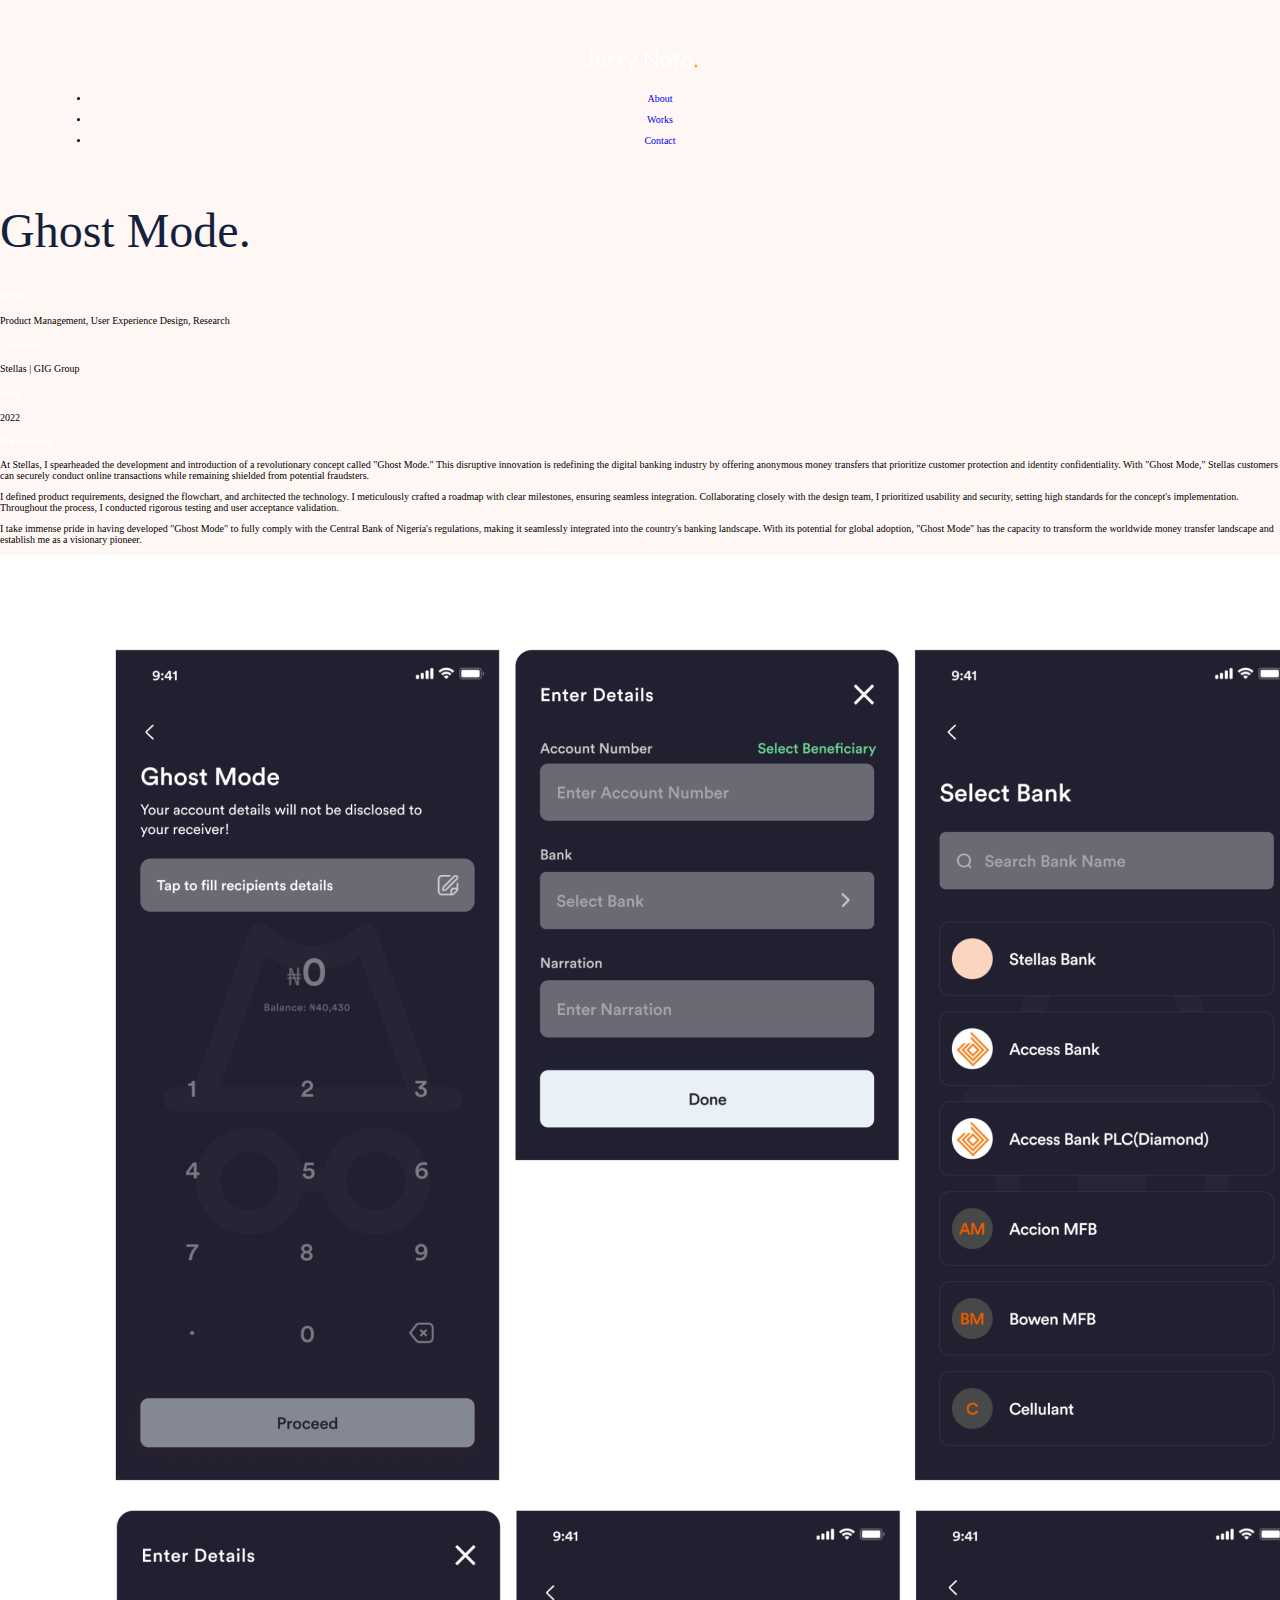
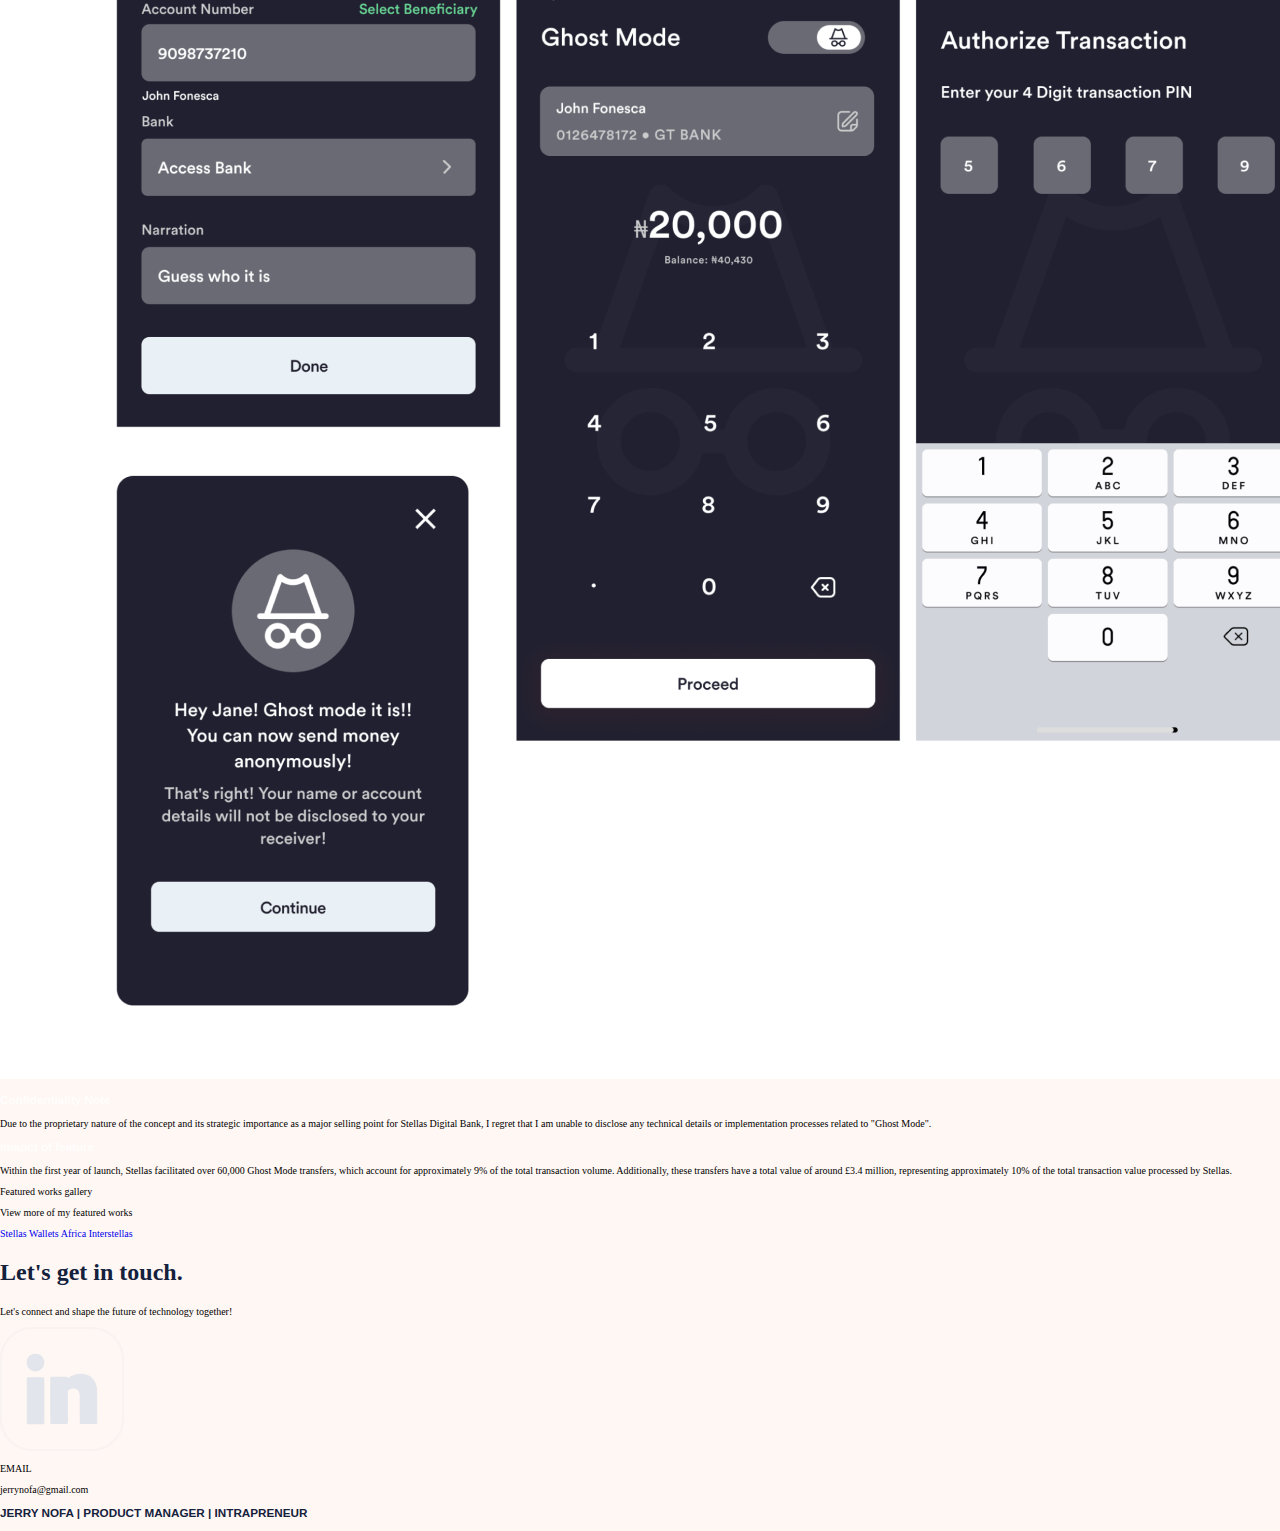
<file: ghost-mode.html>
<!DOCTYPE html>
<html lang="en">
<head>
    <meta charset="UTF-8">
    <meta http-equiv="X-UA-Compatible" content="IE=edge">
    <meta name="viewport" content="width=device-width, initial-scale=1.0">
    <title>Jerry Nofa Animashaun - Product Manger Portfolio | Interstellas</title>
    <meta name="keywords" content="Jerry Nofa, Product Manager, Senior Product Manager, Product Lead">
    <meta name="description" content="Explore my portfolio of successful product launches, user-centered designs, and revenue-driven strategies.">

    <link rel="stylesheet" href="style.css">
    <link rel="stylesheet" href="mobile.css">
    <link rel="stylesheet" href="tablet.css">
    <link rel="stylesheet" href="large-screen.css">
    <link rel="preconnect" href="https://fonts.googleapis.com">
    <link rel="preconnect" href="https://fonts.gstatic.com" crossorigin>
    <link href="https://fonts.googleapis.com/css2?family=Assistant:wght@300;400;600&display=swap" rel="stylesheet">
    <link rel="stylesheet" type="text/css" href="//fonts.googleapis.com/css?family=Comfortaa" />

    <link rel="preconnect" href="https://fonts.googleapis.com">
    <link rel="preconnect" href="https://fonts.gstatic.com" crossorigin>
    <link href="https://fonts.googleapis.com/css2?family=Montserrat:wght@200;300;400;500;600;700;800&display=swap" rel="stylesheet">

    <link rel="icon" href="favicon.ico">
    <link rel="apple-touch-icon" href="favicon.ico">
    <link rel="shortcut icon" type="image/svg" href="favicon.ico">
                

</head>

<body class="ghost-mode-bg">
    <header class="dark-bg">
        <div class="logo">
            <a href="index.html">
                <svg width="116" height="21" viewBox="0 0 116 21" fill="none" xmlns="http://www.w3.org/2000/svg">
                    <g clip-path="url(#clip0_35_999)">
                    <path d="M5.6999 16.1999C4.76657 16.1999 3.93323 15.9999 3.1999 15.5999C2.4799 15.1866 1.91323 14.6199 1.4999 13.8999C1.0999 13.1666 0.899902 12.3332 0.899902 11.3999C0.899902 11.0932 0.999902 10.8466 1.1999 10.6599C1.3999 10.4599 1.64657 10.3599 1.9399 10.3599C2.24657 10.3599 2.49323 10.4599 2.6799 10.6599C2.8799 10.8466 2.9799 11.0932 2.9799 11.3999C2.9799 11.9732 3.09323 12.4799 3.3199 12.9199C3.5599 13.3599 3.8799 13.7066 4.2799 13.9599C4.69323 14.1999 5.16657 14.3199 5.6999 14.3199C6.23323 14.3199 6.70657 14.1999 7.1199 13.9599C7.53323 13.7066 7.85323 13.3599 8.0799 12.9199C8.3199 12.4799 8.4399 11.9732 8.4399 11.3999V1.41988C8.4399 1.11321 8.53323 0.866549 8.7199 0.679882C8.9199 0.479883 9.16657 0.379883 9.4599 0.379883C9.76657 0.379883 10.0199 0.479883 10.2199 0.679882C10.4199 0.866549 10.5199 1.11321 10.5199 1.41988V11.3999C10.5199 12.3332 10.3132 13.1666 9.8999 13.8999C9.48657 14.6199 8.9199 15.1866 8.1999 15.5999C7.4799 15.9999 6.64657 16.1999 5.6999 16.1999ZM19.4594 16.0799C18.3528 16.0799 17.3661 15.8466 16.4994 15.3799C15.6461 14.8999 14.9728 14.2466 14.4794 13.4199C13.9994 12.5799 13.7594 11.6199 13.7594 10.5399C13.7594 9.44655 13.9861 8.48655 14.4394 7.65988C14.9061 6.81988 15.5461 6.16655 16.3594 5.69988C17.1728 5.21988 18.1061 4.97988 19.1594 4.97988C20.1994 4.97988 21.0928 5.21321 21.8394 5.67988C22.5861 6.13321 23.1528 6.76655 23.5394 7.57988C23.9394 8.37988 24.1394 9.30655 24.1394 10.3599C24.1394 10.6132 24.0528 10.8266 23.8794 10.9999C23.7061 11.1599 23.4861 11.2399 23.2194 11.2399H15.1594V9.63988H23.1594L22.3394 10.1999C22.3261 9.53321 22.1928 8.93988 21.9394 8.41988C21.6861 7.88655 21.3261 7.46655 20.8594 7.15988C20.3928 6.85321 19.8261 6.69988 19.1594 6.69988C18.3994 6.69988 17.7461 6.86655 17.1994 7.19988C16.6661 7.53321 16.2594 7.99321 15.9794 8.57988C15.6994 9.15321 15.5594 9.80655 15.5594 10.5399C15.5594 11.2732 15.7261 11.9266 16.0594 12.4999C16.3928 13.0732 16.8528 13.5266 17.4394 13.8599C18.0261 14.1932 18.6994 14.3599 19.4594 14.3599C19.8728 14.3599 20.2928 14.2866 20.7194 14.1399C21.1594 13.9799 21.5128 13.7999 21.7794 13.5999C21.9794 13.4532 22.1928 13.3799 22.4194 13.3799C22.6594 13.3666 22.8661 13.4332 23.0394 13.5799C23.2661 13.7799 23.3861 13.9999 23.3994 14.2399C23.4128 14.4799 23.3061 14.6866 23.0794 14.8599C22.6261 15.2199 22.0594 15.5132 21.3794 15.7399C20.7128 15.9666 20.0728 16.0799 19.4594 16.0799ZM27.7213 9.15988C27.7213 8.35988 27.9146 7.64655 28.3013 7.01988C28.7013 6.37988 29.2346 5.87321 29.9013 5.49988C30.568 5.12655 31.3013 4.93988 32.1013 4.93988C32.9013 4.93988 33.4946 5.07321 33.8813 5.33988C34.2813 5.59321 34.4346 5.89988 34.3413 6.25988C34.3013 6.44655 34.2213 6.59321 34.1013 6.69988C33.9946 6.79321 33.868 6.85321 33.7213 6.87988C33.5746 6.90655 33.4146 6.89988 33.2413 6.85988C32.388 6.68655 31.6213 6.67321 30.9413 6.81988C30.2613 6.96655 29.7213 7.23988 29.3213 7.63988C28.9346 8.03988 28.7413 8.54655 28.7413 9.15988H27.7213ZM27.7413 15.9999C27.4213 15.9999 27.1746 15.9199 27.0013 15.7599C26.828 15.5866 26.7413 15.3332 26.7413 14.9999V6.05988C26.7413 5.73988 26.828 5.49321 27.0013 5.31988C27.1746 5.14655 27.4213 5.05988 27.7413 5.05988C28.0746 5.05988 28.3213 5.14655 28.4813 5.31988C28.6546 5.47988 28.7413 5.72655 28.7413 6.05988V14.9999C28.7413 15.3199 28.6546 15.5666 28.4813 15.7399C28.3213 15.9132 28.0746 15.9999 27.7413 15.9999ZM37.4479 9.15988C37.4479 8.35988 37.6412 7.64655 38.0279 7.01988C38.4279 6.37988 38.9612 5.87321 39.6279 5.49988C40.2945 5.12655 41.0279 4.93988 41.8279 4.93988C42.6279 4.93988 43.2212 5.07321 43.6079 5.33988C44.0079 5.59321 44.1612 5.89988 44.0679 6.25988C44.0279 6.44655 43.9479 6.59321 43.8279 6.69988C43.7212 6.79321 43.5945 6.85321 43.4479 6.87988C43.3012 6.90655 43.1412 6.89988 42.9679 6.85988C42.1145 6.68655 41.3479 6.67321 40.6679 6.81988C39.9879 6.96655 39.4479 7.23988 39.0479 7.63988C38.6612 8.03988 38.4679 8.54655 38.4679 9.15988H37.4479ZM37.4679 15.9999C37.1479 15.9999 36.9012 15.9199 36.7279 15.7599C36.5545 15.5866 36.4679 15.3332 36.4679 14.9999V6.05988C36.4679 5.73988 36.5545 5.49321 36.7279 5.31988C36.9012 5.14655 37.1479 5.05988 37.4679 5.05988C37.8012 5.05988 38.0479 5.14655 38.2079 5.31988C38.3812 5.47988 38.4679 5.72655 38.4679 6.05988V14.9999C38.4679 15.3199 38.3812 15.5666 38.2079 15.7399C38.0479 15.9132 37.8012 15.9999 37.4679 15.9999ZM48.1544 20.7999C48.0211 20.7999 47.8611 20.7599 47.6744 20.6799C47.0878 20.4132 46.9278 19.9932 47.1944 19.4199L53.2944 5.63988C53.5611 5.07988 53.9811 4.91988 54.5544 5.15988C55.1544 5.41321 55.3211 5.83321 55.0544 6.41988L48.9344 20.1799C48.7744 20.5932 48.5144 20.7999 48.1544 20.7999ZM50.5144 15.5599C50.2611 15.6666 50.0211 15.6799 49.7944 15.5999C49.5811 15.5066 49.4078 15.3332 49.2744 15.0799L44.6944 6.37988C44.5611 6.12655 44.5411 5.88655 44.6344 5.65988C44.7411 5.41988 44.9211 5.24655 45.1744 5.13988C45.4278 5.03321 45.6678 5.02655 45.8944 5.11988C46.1211 5.19988 46.2944 5.36655 46.4144 5.61988L50.7944 14.3199C50.9278 14.5732 50.9744 14.8199 50.9344 15.0599C50.9078 15.2866 50.7678 15.4532 50.5144 15.5599ZM64.0551 15.9999C63.7617 15.9999 63.5151 15.8999 63.3151 15.6999C63.1284 15.4999 63.0351 15.2532 63.0351 14.9599V1.41988C63.0351 1.11321 63.1284 0.866549 63.3151 0.679882C63.5151 0.479883 63.7617 0.379883 64.0551 0.379883C64.3751 0.379883 64.6417 0.506549 64.8551 0.759883L73.5751 12.3599V1.41988C73.5751 1.11321 73.6751 0.866549 73.8751 0.679882C74.0751 0.479883 74.3217 0.379883 74.6151 0.379883C74.9217 0.379883 75.1684 0.479883 75.3551 0.679882C75.5417 0.866549 75.6351 1.11321 75.6351 1.41988V14.9599C75.6351 15.2532 75.5417 15.4999 75.3551 15.6999C75.1684 15.8999 74.9217 15.9999 74.6151 15.9999C74.4817 15.9999 74.3351 15.9732 74.1751 15.9199C74.0284 15.8532 73.9084 15.7599 73.8151 15.6399L65.0951 4.03988V14.9599C65.0951 15.2532 64.9951 15.4999 64.7951 15.6999C64.6084 15.8999 64.3617 15.9999 64.0551 15.9999ZM84.3966 16.0799C83.3166 16.0799 82.3633 15.8466 81.5366 15.3799C80.71 14.8999 80.0566 14.2466 79.5766 13.4199C79.11 12.5799 78.8766 11.6199 78.8766 10.5399C78.8766 9.44655 79.11 8.48655 79.5766 7.65988C80.0566 6.81988 80.71 6.16655 81.5366 5.69988C82.3633 5.21988 83.3166 4.97988 84.3966 4.97988C85.4633 4.97988 86.41 5.21988 87.2366 5.69988C88.0633 6.16655 88.71 6.81988 89.1766 7.65988C89.6566 8.48655 89.8966 9.44655 89.8966 10.5399C89.8966 11.6199 89.6633 12.5799 89.1966 13.4199C88.73 14.2466 88.0833 14.8999 87.2566 15.3799C86.43 15.8466 85.4766 16.0799 84.3966 16.0799ZM84.3966 14.2799C85.09 14.2799 85.7033 14.1199 86.2366 13.7999C86.77 13.4799 87.1833 13.0399 87.4766 12.4799C87.7833 11.9199 87.9366 11.2732 87.9366 10.5399C87.9366 9.80655 87.7833 9.15988 87.4766 8.59988C87.1833 8.02655 86.77 7.57988 86.2366 7.25988C85.7033 6.93988 85.09 6.77988 84.3966 6.77988C83.7033 6.77988 83.09 6.93988 82.5566 7.25988C82.0233 7.57988 81.6033 8.02655 81.2966 8.59988C80.99 9.15988 80.8366 9.80655 80.8366 10.5399C80.8366 11.2732 80.99 11.9199 81.2966 12.4799C81.6033 13.0399 82.0233 13.4799 82.5566 13.7999C83.09 14.1199 83.7033 14.2799 84.3966 14.2799ZM94.1127 15.9999C93.8594 15.9999 93.6327 15.9066 93.4327 15.7199C93.2327 15.5332 93.1327 15.2866 93.1327 14.9799V5.11988C93.1327 4.15988 93.3194 3.32655 93.6927 2.61988C94.0794 1.91321 94.6127 1.36655 95.2927 0.979882C95.9727 0.579882 96.7594 0.379883 97.6527 0.379883C97.946 0.379883 98.186 0.466549 98.3727 0.639883C98.5727 0.813216 98.6727 1.03321 98.6727 1.29988C98.6727 1.55321 98.5727 1.77321 98.3727 1.95988C98.186 2.13321 97.946 2.21988 97.6527 2.21988C97.1594 2.21988 96.726 2.33321 96.3527 2.55988C95.9794 2.78655 95.686 3.09988 95.4727 3.49988C95.2727 3.89988 95.1727 4.37321 95.1727 4.91988V14.9799C95.1727 15.2866 95.0794 15.5332 94.8927 15.7199C94.706 15.9066 94.446 15.9999 94.1127 15.9999ZM92.2727 7.17988C91.9927 7.17988 91.766 7.09988 91.5927 6.93988C91.4194 6.77988 91.3327 6.57988 91.3327 6.33988C91.3327 6.07321 91.4194 5.85988 91.5927 5.69988C91.766 5.53988 91.9927 5.45988 92.2727 5.45988H97.2127C97.4927 5.45988 97.7194 5.53988 97.8927 5.69988C98.066 5.85988 98.1527 6.07321 98.1527 6.33988C98.1527 6.57988 98.066 6.77988 97.8927 6.93988C97.7194 7.09988 97.4927 7.17988 97.2127 7.17988H92.2727ZM104.446 16.0799C103.473 16.0799 102.599 15.8399 101.826 15.3599C101.053 14.8666 100.439 14.2066 99.9858 13.3799C99.5458 12.5399 99.3258 11.5932 99.3258 10.5399C99.3258 9.48655 99.5658 8.53988 100.046 7.69988C100.539 6.85988 101.199 6.19988 102.026 5.71988C102.866 5.22655 103.806 4.97988 104.846 4.97988C105.886 4.97988 106.819 5.22655 107.646 5.71988C108.473 6.19988 109.126 6.85988 109.606 7.69988C110.099 8.53988 110.346 9.48655 110.346 10.5399H109.566C109.566 11.5932 109.339 12.5399 108.886 13.3799C108.446 14.2066 107.839 14.8666 107.066 15.3599C106.293 15.8399 105.419 16.0799 104.446 16.0799ZM104.846 14.2799C105.526 14.2799 106.133 14.1199 106.666 13.7999C107.199 13.4666 107.619 13.0199 107.926 12.4599C108.233 11.8866 108.386 11.2466 108.386 10.5399C108.386 9.81988 108.233 9.17988 107.926 8.61988C107.619 8.04655 107.199 7.59988 106.666 7.27988C106.133 6.94655 105.526 6.77988 104.846 6.77988C104.179 6.77988 103.573 6.94655 103.026 7.27988C102.493 7.59988 102.066 8.04655 101.746 8.61988C101.439 9.17988 101.286 9.81988 101.286 10.5399C101.286 11.2466 101.439 11.8866 101.746 12.4599C102.066 13.0199 102.493 13.4666 103.026 13.7999C103.573 14.1199 104.179 14.2799 104.846 14.2799ZM109.326 16.0199C109.033 16.0199 108.786 15.9266 108.586 15.7399C108.399 15.5399 108.306 15.2932 108.306 14.9999V11.9399L108.686 9.81988L110.346 10.5399V14.9999C110.346 15.2932 110.246 15.5399 110.046 15.7399C109.859 15.9266 109.619 16.0199 109.326 16.0199Z" fill="#FFFFFF"/>
                    <path d="M113.962 16.32C113.589 16.32 113.262 16.1867 112.982 15.92C112.715 15.64 112.582 15.3133 112.582 14.94C112.582 14.5533 112.715 14.2267 112.982 13.96C113.262 13.68 113.589 13.54 113.962 13.54C114.349 13.54 114.675 13.68 114.942 13.96C115.209 14.2267 115.342 14.5533 115.342 14.94C115.342 15.3133 115.209 15.64 114.942 15.92C114.675 16.1867 114.349 16.32 113.962 16.32Z" fill="#FF9F1C"/>
                    </g>
                    <defs>
                    <clipPath id="clip0_35_999">
                    <rect width="116" height="21" fill="white"/>
                    </clipPath>
                    </defs>
                    </svg>
                    
            </a>
        </div>
        <div class="nav">
            <ul>
                <li><a class="text-white" href="about.html">About</a></li>
                <li><a class="text-white" href="works.html">Works</a></li>
                <li><a class="text-white" href="contact.html">Contact</a></li>
            </ul>

        </div>    
    </header>

    <section class="featured-work">
        <div class="text">
            <h1 class="l-heading">Ghost Mode<span class="yellow-dot">.</span></h1>
        </div>

        <div class="info">
            <div class="sub-info">
                <h4 class="white">Service</h4>
                <p class="text-white">Product Management, User Experience Design, Research</p>
            </div>
            <div class="sub-info">
                <h4 class="white">Company</h4>
                <p class="text-white">Stellas | GIG Group</p>
            </div>
            <div class="sub-info">
                <h4 class="white">Year</h4>
                <p class="text-white">2022</p>
            </div>
            
        </div>

        <div class="intro">
            <h3 class="white">Overview</h3>
            <p class="text-white">At Stellas, I spearheaded the development and introduction of a revolutionary concept called "Ghost Mode." This disruptive innovation is redefining the digital banking industry by offering anonymous money transfers that prioritize customer protection and identity confidentiality. With "Ghost Mode," Stellas customers can securely conduct online transactions while remaining shielded from potential fraudsters.</p>
            <p class="text-white">I defined product requirements, designed the flowchart, and architected the technology. I meticulously crafted a roadmap with clear milestones, ensuring seamless integration. Collaborating closely with the design team, I prioritized usability and security, setting high standards for the concept's implementation. Throughout the process, I conducted rigorous testing and user acceptance validation.</p>
            <p class="text-white">I take immense pride in having developed "Ghost Mode" to fully comply with the Central Bank of Nigeria's regulations, making it seamlessly integrated into the country's banking landscape. With its potential for global adoption, "Ghost Mode" has the capacity to transform the worldwide money transfer landscape and establish me as a visionary pioneer.</p>
        </div>
        <div class="img">
            <img class="img-format" src="ghost-mode-ui.png" alt="">
        </div>
        
        <div class="solution confidentiality-note">
            <h3 class="white">Confidentiality Note</h3>
            <p class="text-white">Due to the proprietary nature of the concept and its strategic importance as a major selling point for Stellas Digital Bank, I regret that I am unable to disclose any technical details or implementation processes related to "Ghost Mode". 
            </p> 
        </div>
        <div class="solution">
            <h3 class="white">Imapct of feature</h3>
            <p class="text-white">Within the first year of launch, Stellas facilitated over 60,000 Ghost Mode transfers, which account for approximately 9% of the total transaction volume. Additionally, these transfers have a total value of around £3.4 million, representing approximately 10% of the total transaction value processed by Stellas. 
            </p> 
        </div>

        <!-- <div class="contribution-img" >
            <img src="ghostmode-lekki.png" alt="">
            <p class="caption text-white">Stellas architectural overview I designed to guide the development of all Stellas products.</p>
        </div> -->

        <!-- <div class="contribution-img" >
            <img src="interstellas-documentation.png" alt="">
            <p class="caption text-white">Images showing Interstellas API documentation. <a href="https://interstellas-api-doc-v1.stellasbank.com/api-docs/">Link to Intertellas API documentation</a></p>
        </div> -->
        <div class="more-works-bottom">
            <div>
                <div class="works-bottom">
                    <div class="horizontal-line"></div>
                    <p class="yellow-dot">Featured works gallery</p>
                </div>
                <p class="text-white">View more of my featured works</p>
            </div>
            <div class="works-gallery-btn text-white">
                <a class="btn-white" href="stellas.html">Stellas</a>
                <a class="btn-white" href="wallets-africa.html">Wallets Africa</a>
                <a class="btn-white" href="interstellas.html">Interstellas</a>

            </div>
            
        </div>
        
    </section>

    <footer>
        <div class="container">
            <h2 class="m-heading">Let's get in touch<span>.</span></h2>
            <p>Let's connect and shape the future of technology together!</p>
            <div class="social">
                <a href="https://www.linkedin.com/in/jerrynofa/" target="blank"><img src="linkedin.svg" alt="LinkedIn" ></a>
            </div>
            <div class="email">
                <div class="horizontal-line"></div>
                <p>EMAIL</p>
            </div>

            <p class="my-email">jerrynofa@gmail.com</p>
            
            <h3>JERRY NOFA | PRODUCT MANAGER | INTRAPRENEUR</h3>
        </div>
    </footer>

    
</body>
</file>
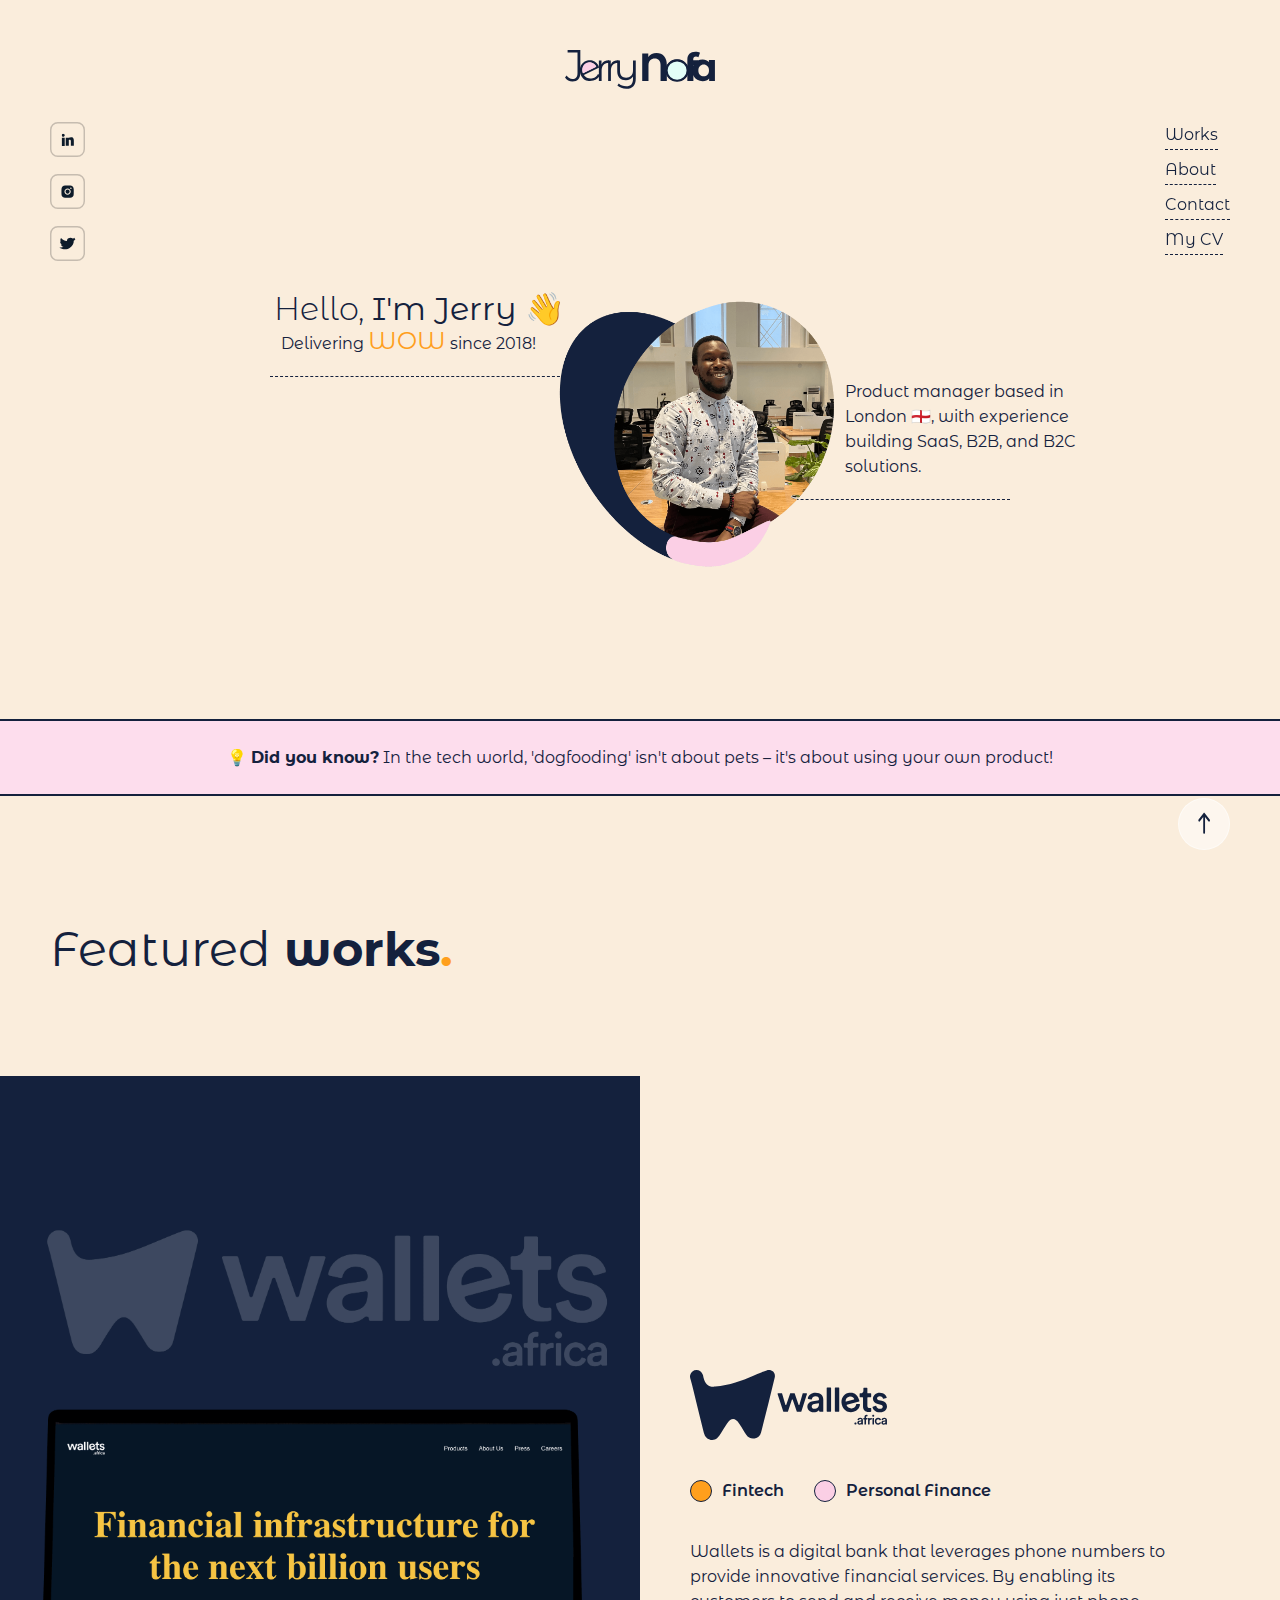
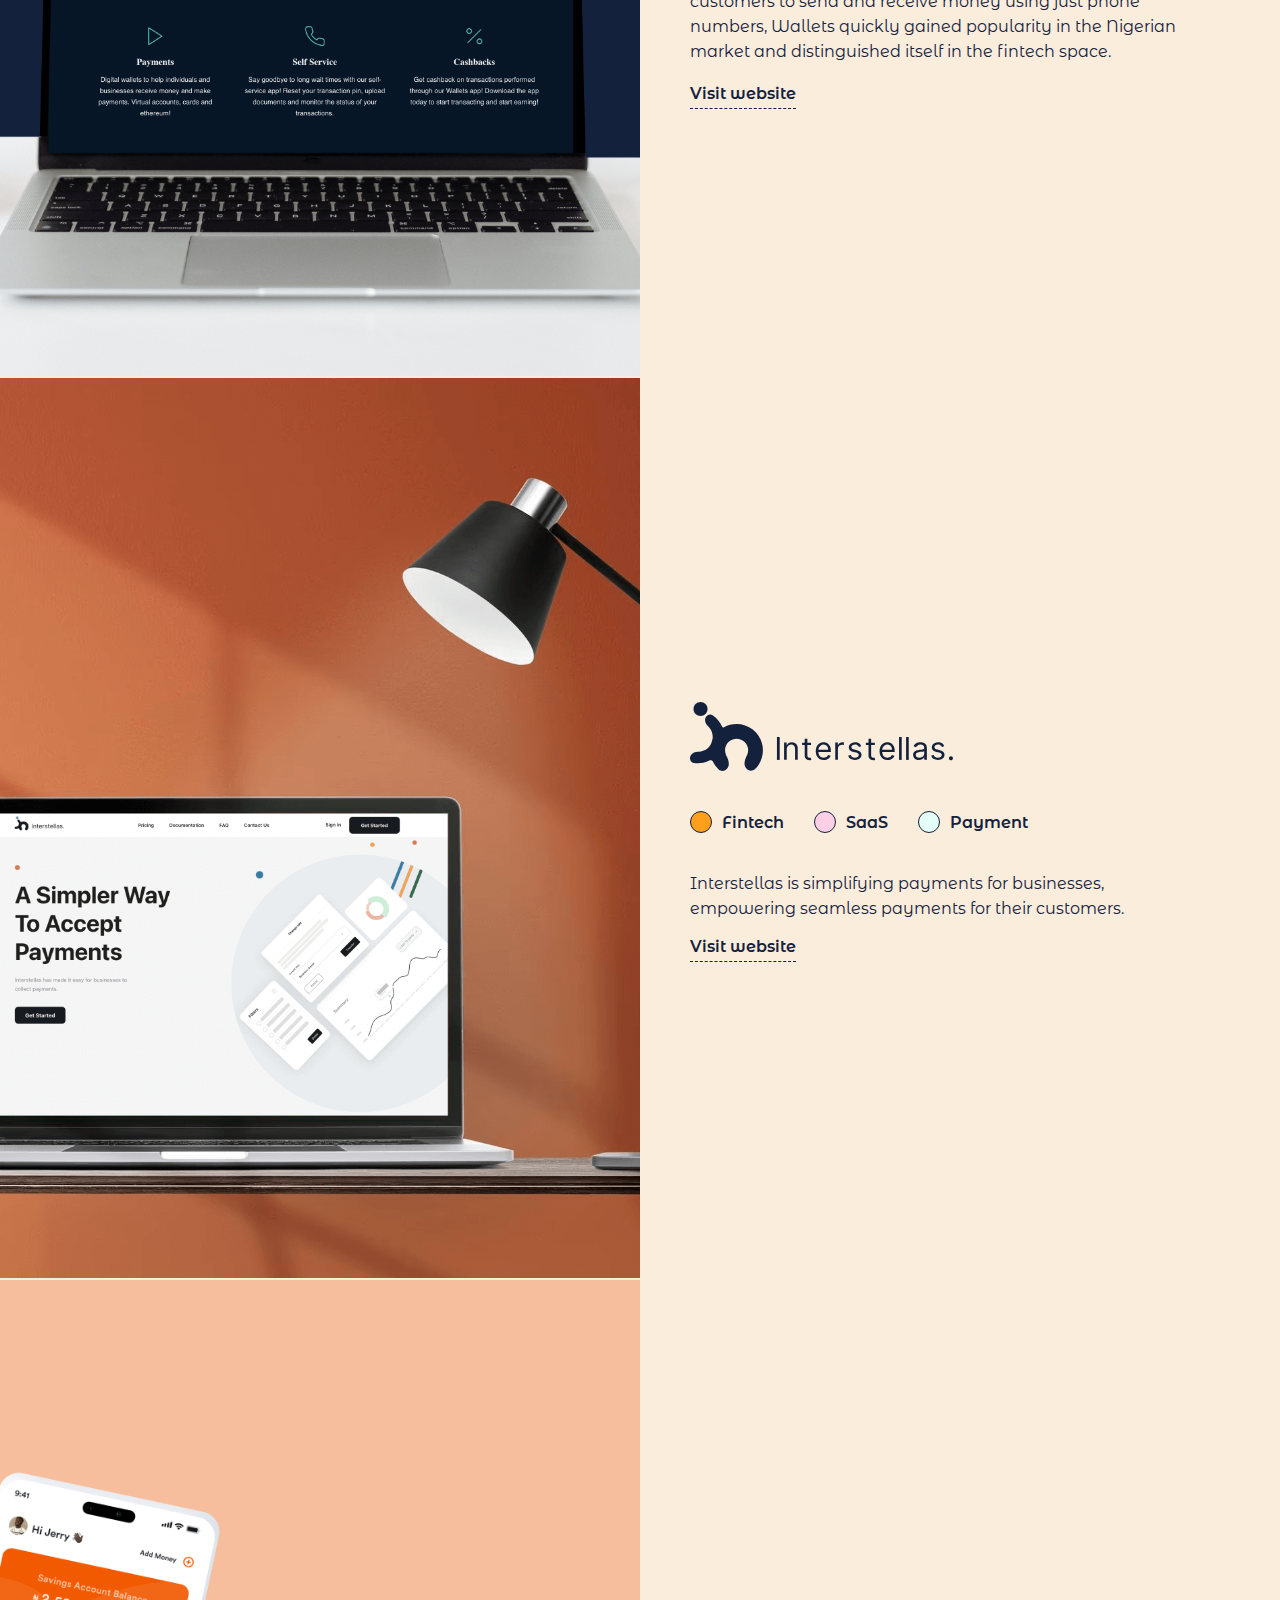
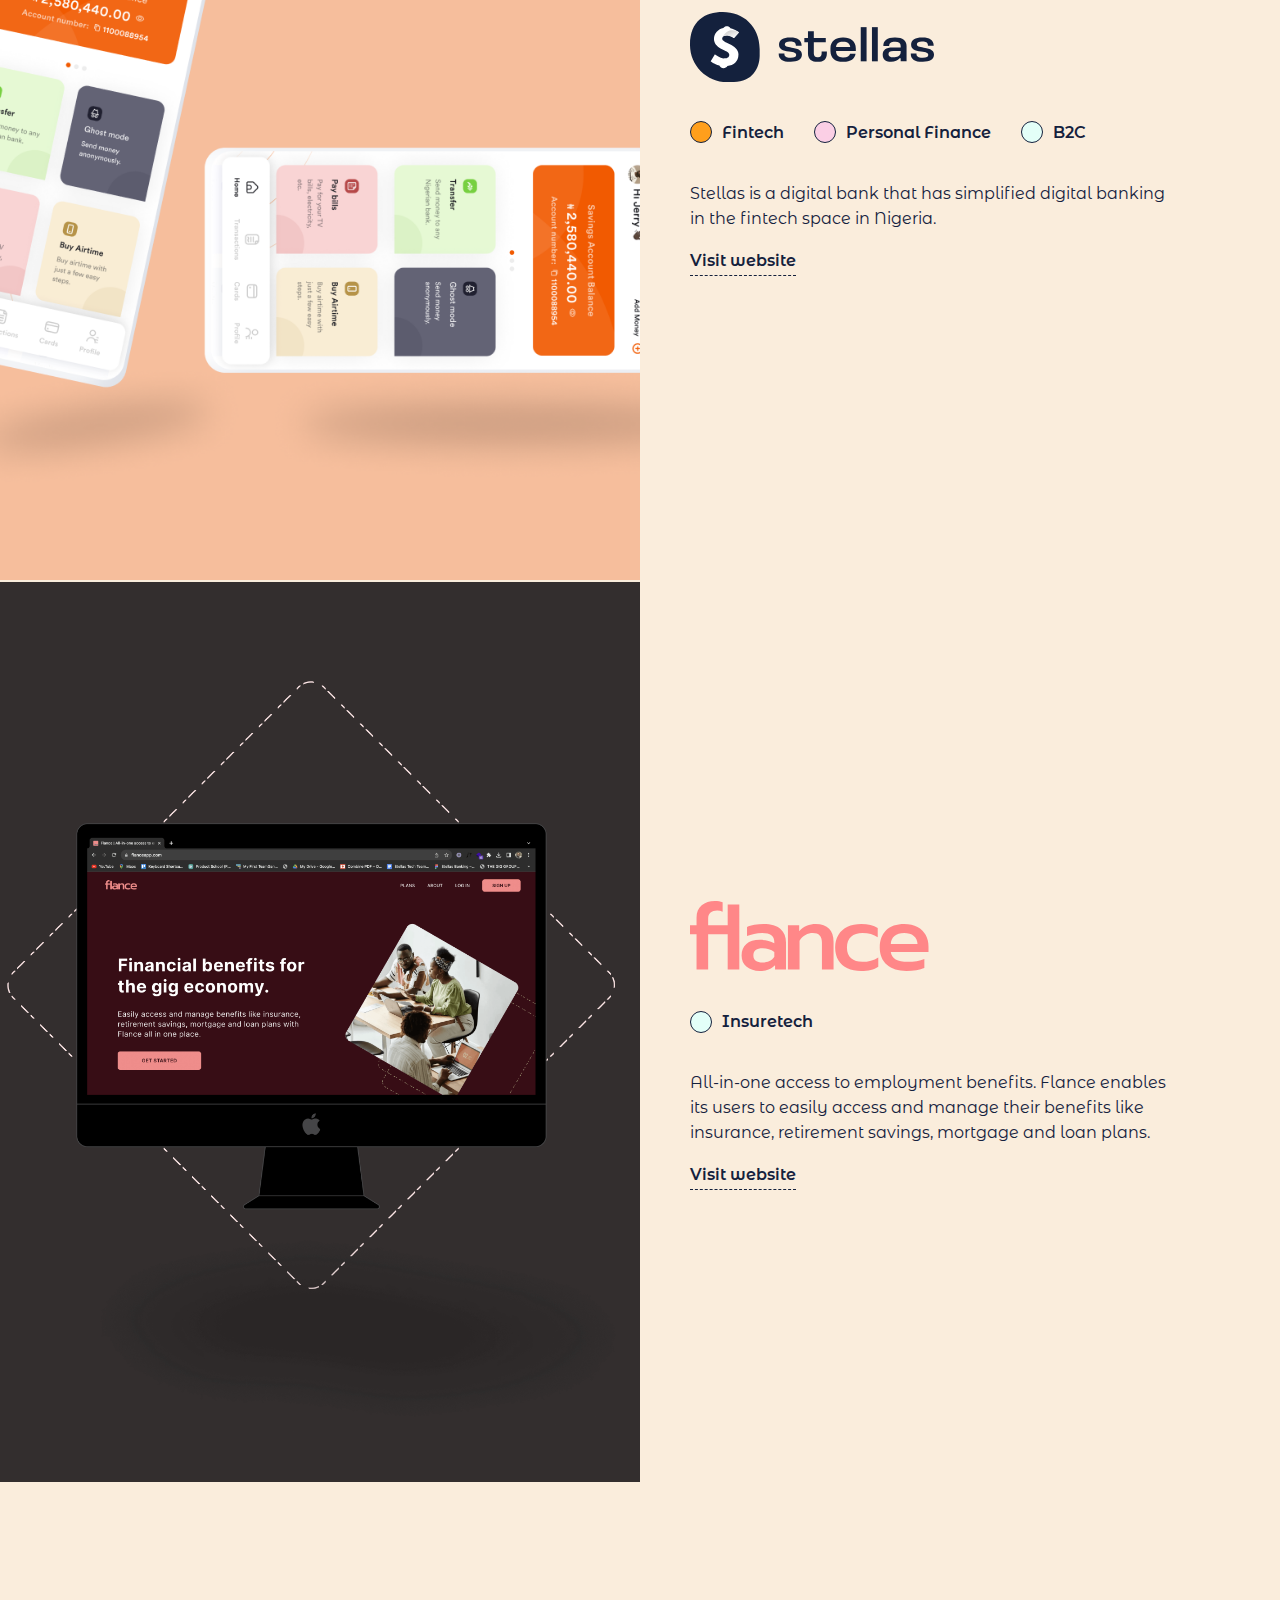
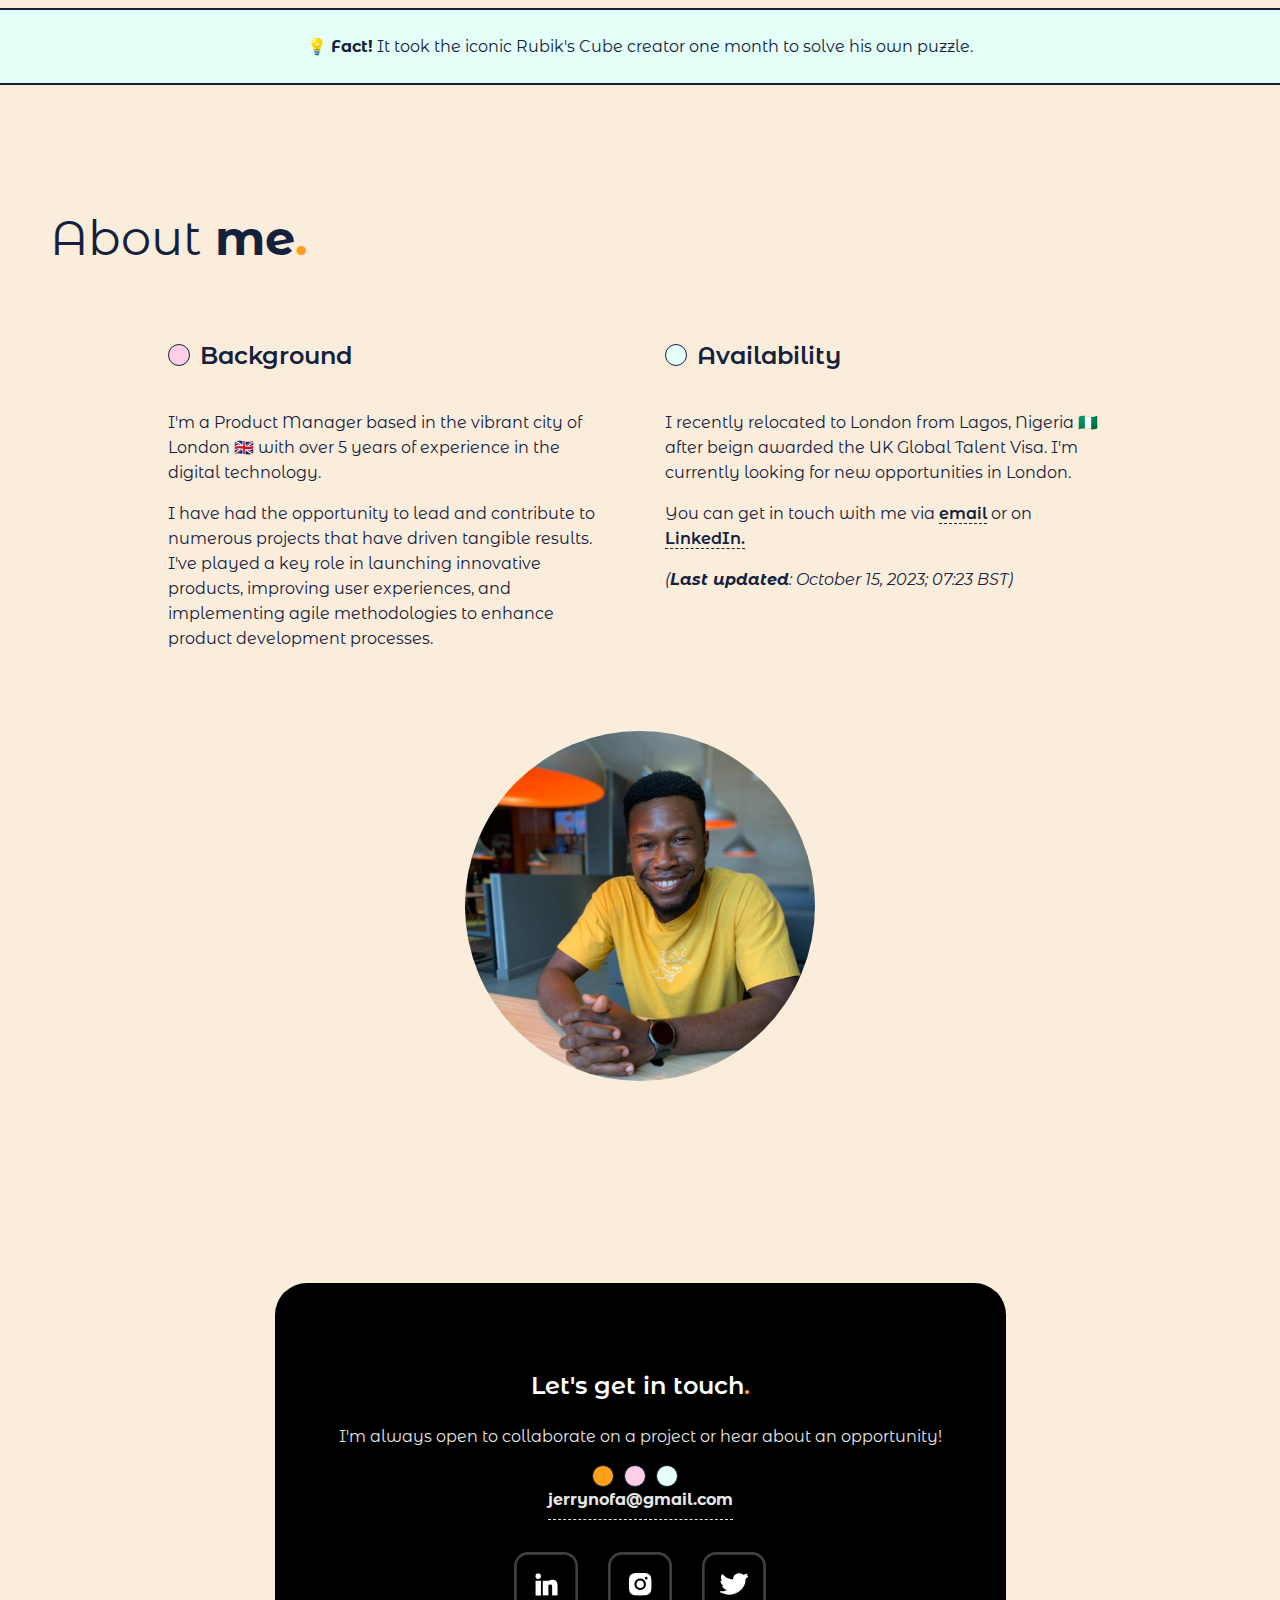
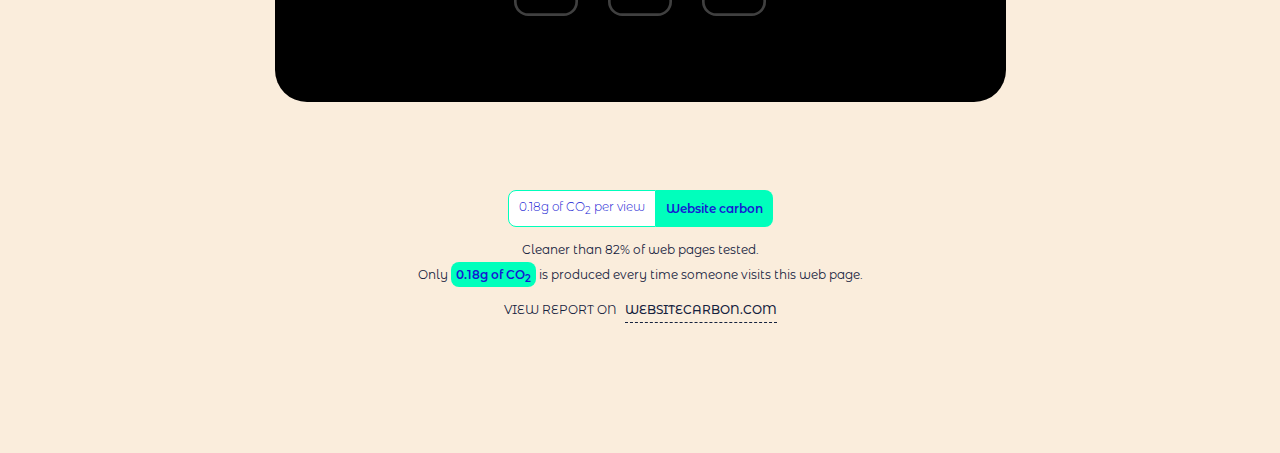
<file: home.html>
<!DOCTYPE html>
<html lang="en">
<head>
    <meta charset="UTF-8">
    <meta http-equiv="X-UA-Compatible" content="IE=edge">
    <meta name="viewport" content="width=device-width, initial-scale=1.0">
    <title>Jerry Nofa Animashaun - Product Manger Portfolio</title>
    <meta name="keywords" content="Jerry Nofa, Product Manager, Senior Product Manager, Product Lead">
    <meta name="description" content="Explore my portfolio of successful product launches, user-centered designs, and revenue-driven strategies.">
    <meta property="og:title" content="Jerry Nofa Animashaun - Product Manger Portfolio" />
    <meta property="og:type" content="Explore my portfolio of successful product launches, user-centered designs, and revenue-driven strategies." />
    <meta property="og:url" content="https://jerrynofa.com" />
    <meta property="og:image" href="featured-image.jpg" />

    <meta name="twitter:title" content="Jerry Nofa Animashaun - Product Manger Portfolio">
    <meta name="twitter:description" content="Explore my portfolio of successful product launches, user-centered designs, and revenue-driven strategies.">
    <meta name="twitter:image" href=" featured-image.jpg">
    <meta name="twitter:card" content="summary_large_image">


    <link rel="stylesheet" href="home.css">
    <link rel="stylesheet" href="mobile1.css">
    <link rel="stylesheet" href="tablet1.css">
    <link rel="stylesheet" href="large-screen.css">
    <link rel="preconnect" href="https://fonts.googleapis.com">
    <link rel="preconnect" href="https://fonts.gstatic.com" crossorigin>
    <link href="https://fonts.googleapis.com/css2?family=Assistant:wght@300;400;600&display=swap" rel="stylesheet">
    <link rel="stylesheet" type="text/css" href="//fonts.googleapis.com/css?family=Comfortaa" />
    <link href="https://fonts.googleapis.com/css?family=Inconsolata:400,700%7CMontserrat:100,100italic,200,200italic,300,300italic,400,400italic,500,500italic,600,600italic,700,700italic,800,800italic,900,900italic%7CPlus+Jakarta+Sans:200,300,regular,500,600,700,800,200italic,300italic,italic"> 

    <link rel="preconnect" href="https://fonts.googleapis.com">
    <link rel="preconnect" href="https://fonts.gstatic.com" crossorigin>
    <link href="https://fonts.googleapis.com/css2?family=Montserrat+Alternates:wght@200;300;400;500;600;700;800&display=swap" rel="stylesheet">

    <link rel="icon" href="favicon.ico">
    <link rel="apple-touch-icon" href="favicon.ico">
    <link rel="shortcut icon" type="image/svg" href="favicon.ico">
                

</head>
<body>

    <header id="home">
        <img src="jerry-logo2.svg" alt="">
        <!-- <h4 class="logo text-dark">Jerry Nofa</h4> -->
    </header>

    <section id="main">
        <div class="top">
            <div class="social">
                <ol class="p-text">
                 <li><a class="" href="https://www.linkedin.com/in/jerrynofa/" target="_blank"><img src="linkedin1.svg" alt=""></a></li>
                 <li><a class="" href=""><img src="instagram.svg" alt=""></a></li>
                 <li><a class="" href=""><img src="twitter.svg" alt=""></a></li>
                </ol>
             </div>
             <div class="nav">
                <ol class="p-text">
                 <!-- <li><a class="p-text nav-link" href="#home">Home</a></li> -->
                 <li><a class="p-text nav-link" href="#works">Works</a></li>
                 <li><a class="p-text nav-link" href="#about">About</a></li>
                 <li><a class="p-text nav-link" href="#contact">Contact</a></li>
                 <li><a class="p-text nav-link" href="jerry_nofa_cv.pdf" target="_blank">My CV</a></li>
                 
                </ol>
             </div>
        </div>
        

        <div class="hero">
            
            <div class="hero-text">
                <h3 class="hero-h3">Hello, <strong>I'm Jerry</strong> 👋</h3>
                <p class="p-text pm-top">I'm a product manager based in London 🏴󠁧󠁢󠁥󠁮󠁧󠁿, with experience delivering game-changing SaaS, B2B, and B2C technology solutions.</p>
                <p class="p-text wow-top ">Delivering <span>WOW</span> since 2018!</p>
            </div>
            <div class="hero-img">
                <img src="jerry-img10.png" alt="">
                
            </div>
            <div class="sub-text">
                <p class="p-text pm-bottom">Product manager based in London 🏴󠁧󠁢󠁥󠁮󠁧󠁿, with experience building SaaS, B2B, and B2C solutions.</p>
                <p class="p-text wow-bottom ">Delivering <span>WOW</span> since 2018!</p>
                
            </div>
        </div>
        <!-- <div class="cv">
            <a class="nav-link" href="jerry_nofa_cv.pdf" target="_blank"><p>Download my CV</p><img src="download.svg" alt=""></a>
        </div> -->
    </section>

    <!-- <div class="social">
        <ol class="p-text">
         <li><a class="" href="https://www.linkedin.com/in/jerrynofa/" target="_blank"><img src="linkedin1.svg" alt=""></a></li>
         <li><a class="" href=""><img src="instagram.svg" alt=""></a></li>
         <li><a class="" href=""><img src="twitter.svg" alt=""></a></li>
        </ol>
     </div> -->

    <section class="fact fact1">
        <div class="fact-container ">
            <p class="p-text">💡 <strong>Did you know?</strong> In the tech world, 'dogfooding' isn't about pets – it's about using your own product!</p>
        </div>
    </section>

    <section id="works">
        <div class="works-heading">
            <h3 class="l-heading">Featured <strong>works<span>.</span></strong></h3>
        </div>
    </section>
    
    <section id="work">
        <div class="work-img">
            <img src="wallets-mac.png" alt="">
        </div>
        <div class="work-text">
            <div class="work-logo">
                <img src="wallets-logo.svg" alt="Stellas Logo">
            </div>
            <!-- <h3 class="m-heading">Wallets Africa<span>.</span></h3> -->
            <div class="industry">
                <div class="item">
                    <div class="circle1"></div>
                    <p class="p-text">Fintech</p>
                </div>
                <div class="item">
                    <div class="circle2"></div>
                    <p class="p-text">Personal Finance</p>
                </div>
                
            </div>
            <div class="copy">
                <p class="p-text">Wallets is a digital bank that leverages phone numbers to provide innovative financial services. By enabling its customers to send and receive money using just phone numbers, Wallets quickly gained popularity in the Nigerian market and distinguished itself in the fintech space.</p>
            </div>
            
            <div class="action">
                <a class="nav-link" href="https://www.wallets.africa/" target="_blank"> Visit website</a>
            </div>
        </div>
    </section>

    <section id="work">
        <div class="work-img">
            <img src="interstellas-mac.png" alt="">
        </div>
        <div class="work-text">
            <div class="work-logo">
                <img src="interstellas-logo.svg" alt="Stellas Logo">
            </div>
            <!-- <h3 class="m-heading">Interstellas<span>.</span></h3> -->
            <div class="industry">
                <div class="item">
                    <div class="circle1"></div>
                    <p class="p-text">Fintech</p>
                </div>
                <div class="item">
                    <div class="circle2"></div>
                    <p class="p-text">SaaS</p>
                </div>
                <div class="item">
                    <div class="circle3"></div>
                    <p class="p-text">Payment</p>
                </div>
                
            </div>
            <div class="copy">
                <p class="p-text">Interstellas is simplifying payments for businesses, empowering seamless payments for their customers.
            
            <div class="action">
                <a class="nav-link" href="https://interstellas.stellasbank.com/" target="_blank"> Visit website</a>
            </div>
        </div>
    </section>
    
    <section id="work">
        <div class="work-img">
            <img src="mockup.png" alt="">
        </div>
        <div class="work-text">
            <div class="work-logo">
                <img src="stellas-logo.svg" alt="Stellas Logo">
            </div>
            <!-- <h3 class="m-heading">Wallets Africa<span>.</span></h3> -->
            <div class="industry">
                <div class="item">
                    <div class="circle1"></div>
                    <p class="p-text">Fintech</p>
                </div>
                <div class="item">
                    <div class="circle2"></div>
                    <p class="p-text">Personal Finance</p>
                </div>
                <div class="item">
                    <div class="circle3"></div>
                    <p class="p-text">B2C</p>
                </div>
                
            </div>
            <div class="copy">
                <p class="p-text">Stellas is a digital bank that has simplified digital banking in the fintech space in Nigeria.</p>
            </div>
            
            <div class="action">
                <a class="nav-link" href="https://stellasbank.com/" target="_blank"> Visit website</a>
            </div>
        </div>
    </section>

    <section id="work">
        <div class="work-img">
            <img src="flance.png" alt="">
        </div>
        <div class="work-text">
            <div class="work-logo">
                <img src="flance-logo.svg" alt="Stellas Logo">
            </div>
            <!-- <h3 class="m-heading">Wallets Africa<span>.</span></h3> -->
            <div class="industry">
                <div class="item">
                    <div class="circle3"></div>
                    <p class="p-text">Insuretech</p>
                </div>
            </div>
            <div class="copy">
                <p class="p-text">All-in-one access to employment benefits. Flance enables its users to easily access and manage their benefits like insurance, retirement savings, mortgage and loan plans.</p>
            </div>
            
            <div class="action">
                <a class="nav-link" href="https://www.flanceapp.com/" target="_blank"> Visit website</a>
            </div>
        </div>
    </section>

    <section class="fact fact2">
        <div class="fact-container ">
            <p class="p-text">💡 <strong>Fact!</strong> It took the iconic Rubik's Cube creator one month to solve his own puzzle.</p>
        </div>
    </section>

    <section id="about">
        <div class="about-heading">
            <h3 class="l-heading">About <strong>me<span>.</span></strong></h3>
        </div>
    </section>

    <section id="about-me">
        <div class="text">
            <div class="background">
                <div class="title">
                    <div class="circle2"></div>
                    <h3 class="m-heading">Background</h3>
                </div>
                <div class="about-text">
                    <p class="p-text">I'm a Product Manager based in the vibrant city of London 🇬🇧 with over 5 years of experience in the digital technology.</p>

                    <p class="p-text">I have had the opportunity to lead and contribute to numerous projects that have driven tangible results. I've played a key role in launching innovative products, improving user experiences, and implementing agile methodologies to enhance product development processes.</p>
                </div>
            </div>
            <div class="availability">
                <div class="title">
                    <div class="circle3"></div>
                    <h3 class="m-heading">Availability</h3>
                </div>
                
                <div class="about-text">
                    <p class="p-text">I recently relocated to London from Lagos, Nigeria 🇳🇬 after beign awarded the UK Global Talent Visa. I'm currently looking for new opportunities in London.</p>
    
                    <p class="p-text">You can get in touch with me via <a class="nav-link p-text" href="">email</a> or on <a class="nav-link p-text" href="https://www.linkedin.com/in/jerrynofa/" target="_blank">LinkedIn.</a></p>
                    
                    <p class="p-text"><em>(<strong>Last updated</strong>: October 15, 2023; 07:23 BST)</em></p>
                </div>
            </div>
        </div>
        
        <div class="my-images">
            <div class="small-img">
                <img src="jerry-img7.JPEG" alt="">
            </div>
            <!-- <div class="main-img">
                <img src="background-img1.jpg" alt="">
            </div> -->
            
        </div>

    </section>

    <section id="contact">
        <div class="container">
            <div class="contact-text">
                <h3 class="m-heading">Let's get in touch<span>.</span></h3>
                <p class="p-text-white">I'm always open to collaborate on a project or hear about an opportunity!</p>
            </div>
            <div class="email">
                <div class="circles">
                    <div class="circle1"></div>
                    <div class="circle2"></div>
                    <div class="circle3"></div>
                </div>
                <a class="nav-link-white p-text-white">jerrynofa@gmail.com</a>
            </div>
            <div class="social">
                <a href="https://www.linkedin.com/in/jerrynofa/"><svg width="28" height="28" viewBox="0 0 28 28" fill="none" xmlns="http://www.w3.org/2000/svg">
                    <rect opacity="0.25" x="0.583333" y="0.583333" width="26.8333" height="26.8333" rx="5.63889" stroke="#FFFFFF" stroke-width="1.16667"/>
                    <g clip-path="url(#clip0_110_388)">
                    <path d="M10.558 11.7826C11.2346 11.7826 11.783 11.2343 11.783 10.5578C11.783 9.88137 11.2346 9.33301 10.558 9.33301C9.88146 9.33301 9.33301 9.88137 9.33301 10.5578C9.33301 11.2343 9.88146 11.7826 10.558 11.7826Z" fill="#FFFFFF"/>
                    <path d="M11.5789 12.6006H9.53718C9.42448 12.6006 9.33301 12.692 9.33301 12.8047V18.9287C9.33301 19.0414 9.42448 19.1329 9.53718 19.1329H11.5789C11.6916 19.1329 11.783 19.0414 11.783 18.9287V12.8047C11.783 12.692 11.6916 12.6006 11.5789 12.6006Z" fill="#FFFFFF"/>
                    <path d="M17.6619 12.2608C16.7894 11.9619 15.6981 12.2244 15.0437 12.6952C15.0212 12.6074 14.9412 12.5421 14.8461 12.5421H12.8047C12.692 12.5421 12.6006 12.6335 12.6006 12.7462V18.8702C12.6006 18.9829 12.692 19.0744 12.8047 19.0744H14.8461C14.9588 19.0744 15.0502 18.9829 15.0502 18.8702V14.4691C15.3801 14.1849 15.8051 14.0943 16.153 14.2421C16.4902 14.3846 16.6833 14.7324 16.6833 15.1958V18.8702C16.6833 18.9829 16.7747 19.0744 16.8874 19.0744H18.9288C19.0415 19.0744 19.1329 18.9829 19.1329 18.8702V14.7847C19.1097 13.1071 18.3205 12.4861 17.6619 12.2608Z" fill="#FFFFFF"/>
                    </g>
                    <defs>
                    <clipPath id="clip0_110_388">
                    <rect width="9.8" height="9.8" fill="white" transform="translate(9.33301 9.33301)"/>
                    </clipPath>
                    </defs>
                    </svg></a>

                <a href=""><svg width="28" height="28" viewBox="0 0 28 28" fill="none" xmlns="http://www.w3.org/2000/svg">
                    <rect opacity="0.25" x="0.583333" y="0.583333" width="26.8333" height="26.8333" rx="5.63889" stroke="#FFFFFF" stroke-width="1.16667"/>
                    <path d="M14.0785 12.4375C13.1753 12.4375 12.4382 13.1746 12.4382 14.0777C12.4382 14.9809 13.1753 15.7179 14.0785 15.7179C14.9816 15.7179 15.7187 14.9809 15.7187 14.0777C15.7187 13.1746 14.9816 12.4375 14.0785 12.4375ZM18.9979 14.0777C18.9979 13.3985 19.004 12.7254 18.9659 12.0475C18.9277 11.26 18.7481 10.561 18.1722 9.98519C17.5951 9.4081 16.8975 9.22968 16.11 9.19154C15.4307 9.15339 14.7577 9.15955 14.0797 9.15955C13.4005 9.15955 12.7274 9.15339 12.0494 9.19154C11.2619 9.22968 10.563 9.40933 9.98714 9.98519C9.41005 10.5623 9.23164 11.26 9.19349 12.0475C9.15535 12.7267 9.1615 13.3997 9.1615 14.0777C9.1615 14.7557 9.15535 15.43 9.19349 16.108C9.23164 16.8955 9.41128 17.5944 9.98714 18.1703C10.5642 18.7474 11.2619 18.9258 12.0494 18.9639C12.7286 19.0021 13.4017 18.9959 14.0797 18.9959C14.7589 18.9959 15.432 19.0021 16.11 18.9639C16.8975 18.9258 17.5964 18.7461 18.1722 18.1703C18.7493 17.5932 18.9277 16.8955 18.9659 16.108C19.0052 15.43 18.9979 14.7569 18.9979 14.0777V14.0777ZM14.0785 16.6014C12.6819 16.6014 11.5548 15.4743 11.5548 14.0777C11.5548 12.6811 12.6819 11.554 14.0785 11.554C15.475 11.554 16.6021 12.6811 16.6021 14.0777C16.6021 15.4743 15.475 16.6014 14.0785 16.6014ZM16.7055 12.0401C16.3794 12.0401 16.1161 11.7768 16.1161 11.4507C16.1161 11.1246 16.3794 10.8613 16.7055 10.8613C17.0316 10.8613 17.2949 11.1246 17.2949 11.4507C17.295 11.5281 17.2798 11.6048 17.2502 11.6763C17.2206 11.7479 17.1772 11.8129 17.1225 11.8677C17.0677 11.9224 17.0027 11.9658 16.9312 11.9954C16.8596 12.025 16.7829 12.0402 16.7055 12.0401V12.0401Z" fill="#FFFFFF"/>
                    </svg></a>

                <a href=""><svg width="28" height="28" viewBox="0 0 28 28" fill="none" xmlns="http://www.w3.org/2000/svg">
                    <rect opacity="0.25" x="0.583333" y="0.583333" width="26.8333" height="26.8333" rx="5.63889" stroke="#FFFFFF" stroke-width="1.16667"/>
                    <path d="M20.1511 10.4699C20.0689 10.3874 19.9363 10.3666 19.8276 10.4175C19.7599 10.4491 19.6328 10.4906 19.4818 10.5316C19.6723 10.3004 19.8254 10.0415 19.893 9.80882C19.9222 9.70852 19.8795 9.60279 19.7864 9.54301C19.6934 9.48372 19.5695 9.48372 19.4764 9.54301C19.3298 9.63639 18.6221 9.91702 18.1746 10.0079C17.1634 9.19915 15.9866 9.11515 14.7633 9.76732C13.7688 10.2974 13.5524 11.3755 13.5946 12.0326C11.3184 11.8325 9.90352 10.7347 9.10708 9.82611C9.05135 9.76237 8.96154 9.72878 8.87713 9.73372C8.7884 9.73965 8.70832 9.78461 8.66288 9.85427C8.2863 10.4348 8.18188 11.0766 8.36205 11.7105C8.46052 12.0563 8.63258 12.3611 8.83223 12.6082C8.73646 12.5652 8.64394 12.5113 8.55683 12.4471C8.47675 12.3868 8.36475 12.3755 8.27007 12.4155C8.17593 12.4565 8.11587 12.5434 8.11587 12.6388C8.11587 13.7272 8.86144 14.4535 9.55778 14.8329C9.44524 14.8206 9.32783 14.7978 9.20934 14.7647C9.10762 14.7366 8.99725 14.7647 8.92691 14.8379C8.85657 14.9105 8.8398 15.0142 8.88363 15.1027C9.27481 15.8927 10.0161 16.4361 10.9331 16.6333C10.1324 17.0626 9.06055 17.2731 8.07908 17.1698C7.95193 17.1535 7.83073 17.2271 7.79069 17.3388C7.75066 17.4505 7.80314 17.573 7.91514 17.6303C9.40412 18.3936 10.7503 18.6663 11.9135 18.6663C13.6065 18.6663 14.9132 18.0893 15.7085 17.6066C17.8527 16.3072 19.1891 13.9742 19.003 11.8868C19.3466 11.6551 19.8606 11.2273 20.1793 10.7673C20.2453 10.6744 20.2334 10.5519 20.1511 10.4699Z" fill="#FFFFFF"/>
                    </svg></a>
            </div>
        </div>
    </section>

    <section id="footer">
        <div class="carbon">
            <div class="carbon-text">
                <p class="p-text">0.18g of CO<sub>2</sub> per view</p>
                <a href="https://www.websitecarbon.com/website/jerrynofa-com/" target="_blank">Website carbon</a>
            </div>
            <div class="carbon-copy">
                <p>Cleaner than 82% of web pages tested.</p>
                <p>Only <span>0.18g of CO<sub>2</sub></span> is produced every time someone visits this web page.</p>
            </div>
            <div class="website-carbon">
                <p>View report on <a class="nav-link" href="https://www.websitecarbon.com/website/jerrynofa-com/" target="_blank">websitecarbon.com</a></p>
            </div>
            
        </div>
    </section>
    <section id="top">
        <div class="top">
            <a href="#home">
                <svg width="40" height="40" viewBox="0 0 28 22" fill="none" xmlns="http://www.w3.org/2000/svg">
                <path d="M15.172 8.12335C15.0228 8.00157 14.9416 7.84049 14.9454 7.67406C14.9493 7.50763 15.0379 7.34883 15.1927 7.23113C15.3475 7.11343 15.5563 7.04601 15.7752 7.04307C15.994 7.04013 16.2058 7.10191 16.3659 7.21539L20.8714 10.6417C21.0296 10.7621 21.1184 10.9254 21.1184 11.0956C21.1184 11.2659 21.0296 11.4292 20.8714 11.5496L16.3659 14.9759C16.2886 15.039 16.1953 15.0896 16.0917 15.1248C15.9881 15.1599 15.8762 15.1787 15.7628 15.1803C15.6494 15.1818 15.5367 15.1659 15.4315 15.1336C15.3263 15.1013 15.2308 15.0532 15.1506 14.9922C15.0704 14.9312 15.0071 14.8585 14.9646 14.7785C14.9221 14.6985 14.9013 14.6129 14.9033 14.5266C14.9053 14.4404 14.9301 14.3553 14.9763 14.2765C15.0224 14.1977 15.089 14.1267 15.172 14.0679L18.2357 11.7381H7.32133C7.09728 11.7381 6.88241 11.6704 6.72399 11.5499C6.56556 11.4294 6.47656 11.266 6.47656 11.0956C6.47656 10.9253 6.56556 10.7619 6.72399 10.6414C6.88241 10.5209 7.09728 10.4532 7.32133 10.4532H18.2357L15.172 8.12335Z" fill="#14213D"/>
                </svg>
            </a>
        </div>
    </section>



    <!-- <section id="works">
        <div class="selected-works text-dark">
            <h2 class="white">Selected Works</h2>
        </div>

        <div class="work-item stellas">
            <div class="text">
                <h2 class="white">Stellas</h2>
                <p class="p-text-white">Stellas is a digital bank that has simplified digital banking in the fintech space in Nigeria.</p>
                <div class="view-work">
                    <p><a class="p-text-white nav-link-white" href="">Discover project</a> </p>
                </div>
            </div>

            <div class="work-item-right">
                <p class="work-item-number">01</p>
                <div class="image">
                    <img src="stellas-work.jpg" alt="">
                    
                </div>
            </div>
        </div>
        <div class="work-item interstellas">
            <div class="text">
                <h2 class="white">Intertellas</h2>
                <p class="p-text-white">Stellas is a digital bank that has simplified digital banking in the fintech space in Nigeria.</p>
                <div class="view-work">
                    <p><a class="p-text-white nav-link-white" href="">Discover project</a> </p>
                </div>
            </div>

            <div class="work-item-right">
                <p class="work-item-number">02</p>
                <div class="image">
                    <img src="interstellas-work.jpg" alt="">
                </div>
            </div>
        </div>
        <div class="work-item wallets">
            <div class="text">
                <h2 class="white">Wallets Africa</h2>
                <p class="p-text-white">Stellas is a digital bank that has simplified digital banking in the fintech space in Nigeria.</p>
                <div class="view-work">
                    <p><a class="p-text-white nav-link-white" href="">Discover project</a></p>
                </div>
            </div>

            <div class="work-item-right">
                <p class="work-item-number">03</p>
                <div class="image">
                    <img src="wallets-work.jpg" alt="">
                </div>
            </div>
        </div>
    </section> -->

</body>
</html>
</file>
<file: style.css>
@import url('https://fonts.googleapis.com/css2?family=Assistant:wght@100;200;300;400;500;600;700&display=swap');


html{
    font-size: 10px;
    scroll-behavior: smooth;
}
body{
    padding: 0;
    margin: 0;
    box-sizing: border-box;
    /* background-color: #ffffff; */
    /* background-color: #FAEDDC; */
    /* background-color: #FAEFF8; */
    background-color: #fff7f3;
}

/* Utilities */
.logo{
    font-family: 'Montserrat Alternates', sans-serif;
    font-size: 2.4rem;
    font-weight: 700;
    margin: 0;
}
.text-dark{
    color: #14213D;
}
.bold{
    font-family: 'Montserrat Alternates', sans-serif;    
    font-weight: 500;
}
a{
    text-decoration: none;
}
.p-text{
    font-family: 'Montserrat Alternates', sans-serif;
    font-size: 1.6rem;
    color: #14213D;
    line-height: 2.5rem;
    font-weight: 400;
    /* letter-spacing: 0.03rem; */
}
.p-text-white{
    font-family: 'Montserrat Alternates', sans-serif;
    font-size: 1.6rem;
    color: #FFFFFF;
    opacity: 90%;
    font-weight: 400;
    line-height: 2.5rem;
}
h3{
    font-family: 'Montserrat Alternates', sans-serif;
    color: #14213D;
}
.l-heading{
    font-size: 4.8rem;
    font-weight: 400;
    color: #14213D;
    
}
.m-heading{
    font-size: 2.4rem;
    font-weight: 600;
    color: #14213D;
}

.white{
    color: #FFFFFF;
    opacity: 90%;  
}
.hero-h3{
    font-family: 'Montserrat Alternates', sans-serif;
    font-size: 3.2rem;
    font-weight: 300;
    color: #14213D;
}
.hero-h3-bold{
    font-family: 'Montserrat Alternates', sans-serif;
    font-size: 6rem;
    font-weight: 600;
    color: #14213D;

}
.hero .p-text span{
    color: #FF9F1C;
    font-size: 2.4rem;
}

.nav-link{
    border: 1px #14213D;
    border-bottom-style: dashed;
}
.nav-link:hover{
    border: 1px #14213D;
    border-bottom-style: solid;
}
.nav-link-white{
    border: 1px #ffffff;
    border-bottom-style: dashed;
}
.nav-link-white:hover{
    border: 1px #ffffff;
    border-bottom-style: solid;
}

.v-line{
    width: 0.3rem;
    height: 2rem;
    background-color: #FF9F1C;
    margin-right: 1rem;
}
.circle1{
    width: 2rem;
    height: 2rem;
    border-radius: 50%;
    background-color: #FF9F1C;
    margin-right: 1rem;
    border: 1px solid #14213D;
}
.circle2{
    width: 2rem;
    height: 2rem;
    border-radius: 50%;
    background-color: #fbcfe5;
    margin-right: 1rem;
    border: 1px solid #14213D;

}
.circle3{
    width: 2rem;
    height: 2rem;
    border-radius: 50%;
    background-color: #e3fff8;
    margin-right: 1rem;
    border: 1px solid #14213D;

}


/* Header */
header{
    text-align: center;
    padding: 5rem 5rem 1rem 5rem;
}
header img{
    width: 15rem;
}



/* Main Section */
#main{
    justify-content: center;
    display: flex;
    flex-direction: column;
}

#main .social{
    padding-left: 5rem;
}
#main .social ol{
    list-style-type: none;
    padding: 0;
}
.social li img{
    width: 3.5rem;
}
.social li{
    padding: 0.5rem 0;
    margin-right: 2.4rem;
    transition: 0.2s;
}
.social li:hover{
    transform: translateX(5px);
    transition: 0.2s;
}
.nav li:hover{
    transform: translateX(-10px);
    transition: 0.2s;
}
.social li a{
    text-decoration: none;
    padding: 0.5rem 0;
    transition: 0.2s;
}

#main .top{
    display: flex;
    justify-content: space-between;
}
#main .nav{
    padding-right: 5rem;
    position:fixed;
    right: 0;
    padding-right: 2.4rem;
    background-color: rgb(255, 247, 243, 0.5);
    backdrop-filter: blur(5px);
    -webkit-backdrop-filter: blur( 5px);
    border: 1px solid rgb(255, 255, 255, 0.5);
    border-radius: 0.8rem 0 0 0.8rem;
    z-index: 99;
}
#main .nav ol{
    list-style-type: none;

}
.nav li{
    padding: 0.5rem 0;
    transition: 0.2s;
}
.nav li a{
    text-decoration: none;
    padding: 0.5rem 0;
    font-weight: 400;
    /* text-transform: uppercase; */
}




/* Hero Section */

.hero{
    
    margin: 0 auto;
    justify-content: center;
    display: flex;
    align-items: center;
    max-width: 70%;
    margin-bottom: 6.4rem;
}
.hero .hero-img img{
    width: 35rem;
    max-height: 30rem;
    object-fit: cover;
    object-position: center;
    transition: 0.5s;
 
}

.hero .hero-text{
    border-bottom: 1px dashed #14213D;
    align-self: flex-start;
    text-align: left;
    width: 33.3%;
    text-align: right;
    padding-bottom: 2rem;
    margin-right: -5rem;
    z-index: -3;
}
.wow-bottom{display: none;}
.pm-top{display: none;}

.hero-text h3{margin: 0}
.hero-text .wow-top{margin: 0}
.sub-text p{margin: 0}
.hero .sub-text{
    border-bottom: 1px dashed #14213D;
    /* align-self: flex-end; */
    width: 33.3%;
    padding-bottom: 2rem;
    margin-left: -15rem;
    z-index: -3;
}
.hero .hero-text p{
    margin-right: 10rem;
    width: 90%;
}
.hero .sub-text p{
    margin-left: 13rem;
    width: 25rem;
}

/* CV New */

.cv{
    justify-content: center;
    align-items:center ;
    display: inline-flex;
    font-family: 'Montserrat', sans-serif;
    font-size: 1.6rem;
    font-weight: 600;

}
.cv a{
    color: #14213D;
    padding-bottom: 0.5rem;
    align-items: center;
    justify-content: center;
    display: flex;
    gap: 1rem;
}

.cv a p{
    margin: 0;
}


/* Fact New */


.fact{
    margin: 12.4rem 0;
    text-align: center;
    /* background-color: #e3fff8; */
}

.fact.fact1{
    margin-top: 6.4rem ;
}
.fact1{background-color:#fddded;;}
.fact2{background-color: #e3fff8;;}
.fact3{background-color:#fddded;;}
.fact-container{
    border-top: 2px solid #14213D;
    border-bottom: 2px solid #14213D;
    width:100%;
}

.fact p{
    margin: 2.4rem;
    max-width: 70%;
    display: inline-block;
}


/* Works-New */

#works{
    padding: 0 5rem;
}
#works .works-heading h3 span{color: #FF9F1C;}

/* Work-New */

/* #work{
    display: flex;
    gap: 5rem;
    width: 100%;
    align-items: center;

}
#work .work-img{
    width: 50%;
    overflow: hidden;
}
#work .work-img img{
    object-fit: cover;
    object-position: center;
    width: 100%;
    height: 100vh;
    background-color: transparent;
    transition: 1s;
}


#work .work-text{
    width: 38%;
}
#work .work-text .work-logo{margin: 2rem 0;}
#work .work-text .work-logo img{
    height: 7rem;
    transition: 1s;}
#work .work-text .m-heading{
    text-transform: uppercase;
}
#work .work-text .copy{
    margin: 2rem 0;
}

#work .work-text .industry{
    display: flex;
}
#work .work-text .industry .item{
    display: flex;
    margin-right: 3rem;
    align-items: center;
}
#work .work-text .industry .item p{
    font-size: 1.6rem;
    font-weight: 600;
}
#work .work-text a{
    font-family: 'Montserrat Alternates', sans-serif;
    font-size: 1.6rem;
    font-weight: 600;
    color:#14213D;
    padding: 0.5rem 0;
} */



.all-works{
    /* display: flex;
    flex-wrap: wrap; */
    display: grid;
    grid-template-columns: repeat(12, 1fr);
    gap: 10rem;
    padding: 6.4rem;
    justify-content: center;
    align-items: center;
}
.stellas{background-color: #F6BE9C;}
.interstellas{background-color: #F1F1E6;}
.wallets{background-color: #F2F6F7;}
.flance{background-color: #332E2E;}
.gigm{background-color: #C1E8F8;}
/* .gigm{background-color: #adbcbc;} */
.threader{
    /* background-color: #A6DBD7; */
    /* background-image: url(threader-bg.svg); */
    background-color: #A6DBD7;

}

.flance .action a{
    font-family: 'Montserrat Alternates', sans-serif;
    font-size: 1.6rem;
    color: #FFFFFF !important;
    opacity: 90%;
    font-weight: 400;
    line-height: 2.5rem;
}

.grid-span-7{
    grid-column: span 7;
}
.grid-span-5{
    grid-column: span 5;
}
#work .work-img{
    justify-content: center;
    align-items: center;
    margin: auto;
    display: flex;
    transition: 1s;
    overflow: hidden;
}
#work .work-img img{
    width: 100%;
    margin: auto;
    justify-content: center;
    align-items: center;
    transition: 1s;
    /* border-radius: 1.6rem; */
}
#work .work-text img{
    height: 5rem;
    transition: 1s;
}
#work .work-text{
    display: flex;
    flex-direction: column;
    padding: 6.4rem;
    justify-content: center;
    align-items: center;
}
#work{
    /* width: 30%; */
    border: 1px solid #E2E5EB;
    /* border-radius: 3rem; */
    overflow: hidden;
    transition: 1s;
    /* padding-bottom: 2.4rem; */
    height:fit-content;   

}
#work .work-text .industry{
    display: flex;
    gap: 1rem;
}
#work .work-text .industry .item{
    display: flex;
    align-items: center;
}
#work .work-text .action a{
    font-family: 'Montserrat Alternates', sans-serif;
    font-size: 1.6rem;
    color: #14213D;
    padding-bottom: 0.5rem;
    display: none;
}








/* About-New */

#about{
    padding: 0 5rem;
}
#about h3{
    margin: 0;
}
#about .about-heading h3 span{color: #FF9F1C;}

/* About-Me New */
#about-me{
    font-family: 'Montserrat Alternates', sans-serif;
    padding: 5rem;
    
}
#about-me .background, #about-me .availability{

width: 50%;
}
#about-me .text{
    width: 80%;
    margin: 0 auto;
    display: flex;
    gap: 5rem;
}

#about-me .title{
    display: flex;
    align-items: center;
}

#about-me .availability .about-text a{
    font-weight: 600;
}


.my-images{
    margin: 6.4rem;
}

.my-images .small-img img{
    width: 35rem;
    height: 35rem;
    border-radius: 50%;
    object-fit: cover;
    object-position: top;
    margin: auto;
    display: block;
}

/* Contact New */
#contact{
    justify-content: center;
    align-items: center;
    text-align: center;
    margin: 2.4rem auto;
    display: flex;
    padding: 5rem;
    padding: 6.4rem;
    border-radius: 3.2rem;
    
}
#contact .container{
    background-color: rgb(0, 0, 0, 1);
    padding: 6.4rem;
    border-radius: 3.2rem;
}
#contact h3{
    color: #FFFFFF;
}
#contact h3 span{
    color: #FF9F1C;
}
#contact .email .circles{
    display: flex;
    margin: 0 auto;
    justify-content: center;
}
#contact .email{
    margin-bottom: 2rem;
}
#contact .email a{
    font-weight: 700;
    padding-bottom: 1rem;
}
#contact .social{
    display: flex;
    gap: 3rem;
    justify-content: center;
    align-items: center;
    padding: 2rem;
    
}

#contact .social a svg{
    width: 6.4rem;
    height: 6.4rem;
}
#contact .social a{
    transition: 0.2s;
}
#contact .social a:hover{
    transform: translateY(-5px);
    transition: 0.2s;

}


/* Footer New */

#footer{
    padding-bottom: 12.4rem;
}

#footer .carbon{
    display: flex;
    flex-direction: column;
    align-items: center;
    justify-content: center;
}
#footer .carbon-copy{
    display: flex;
    flex-direction: column;
    align-items: center;
    justify-content: center;
    margin-top: 1rem;
}

#footer .carbon-text{
    display: flex;
    justify-content: center;

}

#footer .carbon .carbon-text a{
    background-color: #00ffbc;
    color: #1519d3;
    font-family: 'Montserrat Alternates', sans-serif;
    font-size: 1.2rem;
    font-weight: 600;
    padding: 1rem;
    border-radius: 0 0.8rem 0.8rem 0;
    align-items: center;
    justify-content: center;
    line-height: 1.15;
    display: inline-flex;

}
#footer .carbon-text p{
    margin: 0;
    background-color: #FFFFFF;
    color: #1519d3;
    font-family: 'Montserrat Alternates', sans-serif;
    font-size: 1.2rem;
    padding: 0.3rem 1rem;
    font-weight: 300;
    border: 1px solid #00ffbc;
    border-radius: 0.8rem 0 0 0.8rem;
}
/* #footer a{
    color: #14213D;
    font-family: 'Montserrat', sans-serif;
    font-size: 1.6rem;
    font-weight: 600;
    align-items: center;
    justify-content: center;
    display: inline-flex;

}
#footer .carbon-text p{
    color: #14213D;
    margin: 0 1rem 0 0;
    font-family: 'Montserrat', sans-serif;
    font-size: 1.6rem;
    font-weight: 300;
    border-radius: 0.8rem;
    border: 1px solid #14213D;
    padding: 0.5rem 1rem;
    background-color: #FFFFFF;
} */

#footer .carbon-copy p{
    font-family: 'Montserrat Alternates', sans-serif;
    font-size: 1.2rem;
    font-weight: 400;
    color: #14213D;
    margin: 0.5rem;
}
#footer .carbon-copy p span{
    background-color: #00ffbc;
    padding: 0.5rem;
    border-radius: 0.8rem;
    color: #1519d3;
    font-weight: 600;
}
.website-carbon{
    font-family: 'Montserrat Alternates', sans-serif;
    font-size: 1.2rem;
    color: #14213D;
    text-transform:uppercase;
    justify-content: center;
    align-items: center;
    display: flex;
}
.website-carbon a{
    font-weight: 500;
    color: #14213D;
    padding-bottom: 0.5rem;
    margin-left: 0.5rem;

}

/* Back To Top */

#top .top{
    position: fixed;
    bottom: 5rem;
    right: 5rem;
    background-color: rgb(255, 255, 255, 0.5);
    backdrop-filter: blur(5px) ;
    -webkit-backdrop-filter: blur( 5px);
    border: 1px solid rgb(255, 255, 255, 0.5);
    border-radius: 50%;
    width: 5rem;
    height: 5rem;
    justify-content: center;
    align-items: center;
    display: flex;
}
#top .top svg{
    transform: rotate(-90deg);
}



/* #work:hover img{
    animation-name: zoom;
    animation-duration: 2s;
    animation-timing-function: ease-in-out;
    animation-direction: alternate;

}

@keyframes zoom {
    30% {scale: 1.05}
    100% {scale: 1}
} */


.hero-img img:hover{
    scale: 1.08;
    transition: 1s;
    /* box-shadow: rgb(0, 0, 0, 0.5); */
}

/* Fill */

/* #work:hover{
    animation-name: fill;
    animation-fill-mode: forwards;
    animation-timing-function: 1s;
    background: linear-gradient(to right, #f9e1c3 50%, transparent 0);
    background-size: 200% 100%;
    background-position: right;
    animation: fill 1s  forwards;
    scale: 0.94;
    box-shadow: 10px 10px 20px rgba(58, 59, 61, 0.03);
} */
/* #work:hover{
    scale: 0.94;
    box-shadow: 10px 10px 20px rgba(58, 59, 61, 0.03);
} */
.scale-up:hover{
    scale: 1.06;
    box-shadow: 10px 10px 20px rgba(58, 59, 61, 0.03);
    transition: 1s;
}
.scale-down:hover{
    scale: 0.94;
    box-shadow: 10px 10px 20px rgba(58, 59, 61, 0.03);
    transition: 1s;
}



/* .stellas:hover{
    animation-name: fill;
    animation-fill-mode: forwards;
    animation-timing-function: 1s;
    background: linear-gradient(to right, #ffb387 50%, transparent 0);
    background-size: 200% 100%;
    background-position: right;
    animation: fill 1s  forwards;
    transition: 1s;
}
.wallets:hover{
    animation-name: fill;
    animation-fill-mode: forwards;
    animation-timing-function: 1s;
    background: linear-gradient(to right, #C4D7E0 50%, transparent 0);
    background-size: 200% 100%;
    background-position: right;
    animation: fill 1s  forwards;
    transition: 1s;
}
.interstellas:hover{
    animation-name: fill;
    animation-fill-mode: forwards;
    animation-timing-function: 1s;
    background: linear-gradient(to right, #fbc993 50%, transparent 0);
    background-size: 200% 100%;
    background-position: right;
    animation: fill 1s  forwards;
    transition: 1s;
}
.flance:hover{
    animation-name: fill;
    animation-fill-mode: forwards;
    animation-timing-function: 1s;
    background: linear-gradient(to right, #FFE7E7 50%, transparent 0);
    background-size: 200% 100%;
    background-position: right;
    animation: fill 1s  forwards;
    transition: 1s;
}
.gigm:hover{
    animation-name: fill;
    animation-fill-mode: forwards;
    animation-timing-function: 1s;
    background: linear-gradient(to right, #e3fff8 50%, transparent 0);
    background-size: 200% 100%;
    background-position: right;
    animation: fill 1s  forwards;
    transition: 1s;
    scale: 1.1;
} */

@keyframes fill {
        100% {
          background-position: left;
      }
}








a:hover img, .wobble:hover {
    -webkit-animation-name: hvr-icon-wobble-horizontal;
    animation-name: hvr-icon-wobble-horizontal;
    -webkit-animation-duration: 1s;
    animation-duration: 1s;
    -webkit-animation-timing-function: ease-in-out;
    animation-timing-function: ease-in-out;
    -webkit-animation-iteration-count: 1;
    animation-iteration-count: 1;
  }

@-webkit-keyframes hvr-icon-wobble-horizontal {
    16.65% {
      -webkit-transform: translateX(6px);
      transform: translateX(6px);
    }
  
    33.3% {
      -webkit-transform: translateX(-5px);
      transform: translateX(-5px);
    }
  
    49.95% {
      -webkit-transform: translateX(4px);
      transform: translateX(4px);
    }
  
    66.6% {
      -webkit-transform: translateX(-2px);
      transform: translateX(-2px);
    }
  
    83.25% {
      -webkit-transform: translateX(1px);
      transform: translateX(1px);
    }
  
    100% {
      -webkit-transform: translateX(0);
      transform: translateX(0);
    }
  }
  
  @keyframes hvr-icon-wobble-horizontal {
    16.65% {
      -webkit-transform: translateX(6px);
      transform: translateX(6px);
    }
  
    33.3% {
      -webkit-transform: translateX(-5px);
      transform: translateX(-5px);
    }
  
    49.95% {
      -webkit-transform: translateX(4px);
      transform: translateX(4px);
    }
  
    66.6% {
      -webkit-transform: translateX(-2px);
      transform: translateX(-2px);
    }
  
    83.25% {
      -webkit-transform: translateX(1px);
      transform: translateX(1px);
    }
  
    100% {
      -webkit-transform: translateX(0);
      transform: translateX(0);
    }
  }



/* Zoom */

/* .zoom{
    transition: 1s;
}
.zoom:hover{
    scale: 1.1;
    transition: 1s;
}
.rev-zoom{
    transition: 2s;
}
.rev-zoom:hover{
    scale: 0.98;
    transition: 2s;
} */

/* New */

#work .rev-zoom{
    transition: 1s ease-in-out;
}
#work:hover .work-img{
    scale: 1.1 !important;
    transition: 1s ease-in-out;
}







/* Video */

/* .jerry-video{
    position: absolute;
    justify-content: center;
    align-items: center;
    margin: 2.4rem auto;
    display: flex;
    z-index: -1;
} */
</file>
<file: mobile.css>
@media (max-width: 600px) {

    header{
        flex-direction: column;
        height:fit-content;  
    }
    header .nav ul{
        padding: 0;
    }
    header li{
        font-size: 1.4rem;
    }
    main{
        height: 90vh;
    }
    .logo{
        margin: 2rem 0;
    }
    .nav{
        margin: 0;
    }
    #showcase .showcase-content{
        padding-top:6.4rem;
    }
    .l-heading{
        font-size: 4.8rem;
    }
    .m-heading{font-size: 3.2rem;}
    .m-heading-white{font-size: 3.2rem;}
    h3{font-size: 1.4rem;}
    p{font-size: 1.4rem}
    .p-bold{font-size: 1.4rem;}
    #showcase .showcase-content p{
        width: 80%;  
        margin: 3.6rem 0; 
     }
     .btn{
        font-size: 1.4rem;
        padding: 1rem 2rem;
     }
     .btn-white{
        font-size: 1.4rem;
        padding: 1rem 2rem;
     }

     /* Companies */
    
     .companies-container{
        padding: 6.4rem 2.4rem;
     }
     .company-text-wrapper{
        margin-bottom: 6.4rem;
     }
     .company-text-wrapper h3{font-size: 1.4rem;}
     .company-logo-top{
        margin-bottom: 3.2rem;
     }
     .brand-logo{
        width: 6rem;
        height: 6rem;
    }

    .company-logo-wrapper{
        max-width: 90%;
    }
    /* .mat{
        scale: 0.3;
        
    } */
     
     #what .container{
        /* padding: 0 12.4rem; */
        overflow: hidden;
        padding: 5rem 0;
        
    }
     #what .items{
        display: flex;
        flex-direction: column;
    }
     #what .item{
        margin: 2rem 2.4rem;
    }
    .works .items .items-container{
        overflow: visible;
        height:fit-content;
    }
    .works .container .main-text{
        width: 80%;
        padding: 0;
        margin-top: 10rem;
    }
    .works .container{
        margin-bottom: 0;
    }
    .works .items img{
        display: none;
    }
    .works .items .p{
        padding: 0 0 2.4rem 0;
    }
    .works .items .text{
        padding: 2.4rem
    }

    .works .items .work-1, .works .items .work-2, .works .items .work-3, .works .items .work-4, .works .items .work-5, .works .items .work-6, .works .items .work-7, .works .items .work-8{
        margin: 2.4rem 2.4rem 0 2.4rem;
    }

    .works .items .work-4{
        margin: 2.4rem 2.4rem 0 2.4rem;
    }

    .works .items .items-container .work-image{
        display: none;
    }
    .works .items .items-container .text{
        width: 100%;
        border-radius: 1.6rem;
        box-shadow: none;
    }

    .works .items .view-more{
        margin-top: 6.4rem;
    }
    
    footer{
        padding: 2.4rem;
        margin-top: 6.4rem;
    }
    footer img{
        width: 5rem;
    }
    footer h3{
        font-size: 1rem;
    }
    .all-works .text{padding:18rem 2.4rem 0 2.4rem ;}

    /* About */
    .about-container{
        margin: 6.4rem 2.4rem;
        flex-direction: column;
        gap: 2.4rem;
    }
    .about .text{
        padding: 18rem 2.4rem 0 2.4rem;
    }
    .about-container .images{
        width: 100%;
        height: 100vh;
    }
    .view-works .head .m-heading{
        font-size: 1.8rem;
    }
    .about-container .text{
        width: 100%;
    }
    .about-more{
        padding: 0 2.4rem;
    }
    .about-more .key-achievements{
        padding: 2.4rem 2.4rem;
    }
    .view-works .head{
        gap: 0;
    }
    .view-works .head svg{
        width: 5rem;
        height: 5rem;
    }
    .contact .text{
        padding: 16rem 2.4rem 2.4rem 2.4rem;
    }
    .contact .text p{width: 100%;}
    section .contact-container{
        padding: 0 2.4rem;
        gap: 2.4rem;
    }
    section .contact-container{
        flex-direction: column;
    }


    /* Featured Work */


    .featured-work .text{
        padding: 16rem 2.4rem 6.4rem 2.4rem;
        text-align: center;
    }
    .featured-work .info{
        max-width: 100%;
        flex-direction: column;
        text-align: left;
    }
    .featured-work .info .sub-info{
        padding: 0 2.4rem;
    }
    .featured-work .info .sub-info h4{
        margin-bottom: 0;
    }
    .featured-work .info .sub-info p{
        margin: 0;
    }
    .featured-work .intro{
        max-width: 90%;
    }
    .featured-work .solution{
        max-width: 90%;
        margin-top: 6.4rem;
    }
    .featured-work .contribution{
        max-width: 90%;
        margin-top: 6.4rem;
        }
    .featured-work .img img{
        width: 80%;
    }
    .contribution-img img{
        width: 60%;
    }
    .mobile-image{
        width: 40%;
        height: auto;
    }
    .caption{
        max-width: 80%;
    }
    .more-works-bottom{
        flex-direction: column;
    }
    .more-works-bottom .works-gallery-btn a{
        margin-bottom: 2.4rem;
        margin-left: auto;
        margin-right: auto;
    }
    .more-works-bottom .works-gallery-btn{
        margin: 2.4rem;
    }
    .more-works-bottom .works-gallery-btn{
        flex-direction: column;
    }

    /* Companies List */
    .companies-l-text{
        font-size: 5rem;
    }
    .companies-section{
        padding: 6.4rem 0;
    }

    /* My Images */

    .my-images .small-img{
        left: 20%;
        transform: translate(-100rem, 30rem);
    }

}
</file>
<file: tablet.css>
@media (min-width: 601px) and (max-width:1024px){

    .logo{
        margin:0 0 0 6rem;
    }
    .nav{
        margin: 0 6.4rem 0 0;
    }
/* Companies */
.brand-logo{
    width: 10rem;
    height: 10rem;
}
.company-logo-wrapper{
    max-width: 50rem;
}

    .works .items .text{
        width: 50%;
        background-color: #ffffff;
        padding: 2.4rem;
    }
    .works .items .items-container .work-image{
        width: 50%;
        border-radius: 0 1.6rem 1.6rem 0;
    }
    #what .container{
        padding: 5rem 2.4rem;
    }
    .works .items .work-1, .works .items .work-2, .works .items .work-3, .works .items .work-4, .works .items .work-5, .works .items .work-6, .works .items .work-7, .works .items .work-8 {
        margin: 2.4rem;
    }
    footer{
        padding: 4.8rem 2.4rem;
    }
    .all-works .text{
        padding: 16rem 2.4rem 0 2.4rem;
    }
    .works .container{
        margin-bottom: 0;
    }
    .about .text{
        padding: 16rem 2.4rem 0 2.4rem;
    }
    .about-container{
        flex-direction: column;
        margin: 2.4rem;
        gap: 10rem;
    }
    .about-container .text{
        width: 100%;
    }
    .about-more{
        padding: 0 2.4rem;
    }
    .about-more .key-achievements{
        padding: 2.4rem 2.4rem;
       
    }

    /* .about-sub{
        width: 80%;
    } */
    .view-works h2{
        font-size:3.2rem ;
    }
    .view-works .head svg{
        width: 5.4rem;
        height: 6.4rem;
    }
    .contact .text{
        padding: 16rem 2.4rem 2.4rem 2.4rem;
    }
    .contact .text p{width: 65%;}
    section .contact-container{
        padding: 0 2.4rem;
        gap: 2.4rem;
    }

      /* Featured Work */


      .featured-work .text{
        padding: 16rem 2.4rem 6.4rem 2.4rem;
        text-align: center;
    }
    .featured-work .info{
        max-width: 70%;
    }
    .featured-work .intro{
        max-width: 80%;
    }
    .featured-work .solution{
        max-width: 80%;
        margin-top: 6.4rem;
    }
    .featured-work .contribution{
        max-width: 80%;
        margin-top: 6.4rem;
    }
    .featured-work .img img{
        width: 70%;
    }
    .contribution-img img{
        width: 50%;
    }
    .caption{
        max-width: 70%;
    }
    .more-works-bottom{
        flex-direction: column;
    }
    .more-works-bottom .works-gallery-btn a{
        margin-right: 2.4rem;
    }
    .more-works-bottom .works-gallery-btn{
        margin: 2.4rem;
    }

    /* Companies List */
    .companies-l-text{
        font-size: 8rem;
    }

    /* My Images */

    .my-images .small-img{
        left: 20%;
        transform: translate(-70rem, 30rem);

    }

}
</file>
<file: large-screen.css>
@media (min-width: 2500px){
    html{
        font-size: 16px;
    }
    html p{
        letter-spacing: 1px;
        line-height: 50px;
    }
    .works{
        max-width: 150rem;
        margin: auto;
    
    }
    #what .container{
        max-width: 150rem;
        margin: auto;
    }

    .work-banner{
        min-height: 35vh;
    }

    .about-container{
        margin: 12.4rem auto;
    }
}
</file>
<file: home.css>
@import url('https://fonts.googleapis.com/css2?family=Assistant:wght@100;200;300;400;500;600;700&display=swap');


html{
    font-size: 10px;
    scroll-behavior: smooth;
}
body{
    padding: 0;
    margin: 0;
    box-sizing: border-box;
    /* background-color: #ffffff; */
    background-color: #FAEDDC;
    /* background-color: #fff7f3; */
}

/* Utilities */
.logo{
    font-family: 'Montserrat Alternates', sans-serif;
    font-size: 2.4rem;
    font-weight: 700;
    margin: 0;
}
.text-dark{
    color: #14213D;
}
.bold{
    font-family: 'Montserrat Alternates', sans-serif;    
    font-weight: 500;
}
a{
    text-decoration: none;
}
.p-text{
    font-family: 'Montserrat Alternates', sans-serif;
    font-size: 1.6rem;
    color: #14213D;
    line-height: 2.5rem;
    font-weight: 400;
    /* letter-spacing: 0.03rem; */
}
.p-text-white{
    font-family: 'Montserrat Alternates', sans-serif;
    font-size: 1.6rem;
    color: #FFFFFF;
    opacity: 90%;
    font-weight: 400;
    line-height: 2.5rem;
}
h3{
    font-family: 'Montserrat Alternates', sans-serif;
    color: #14213D;
}
.l-heading{
    font-size: 4.8rem;
    font-weight: 400;
    color: #14213D;
    
}
.m-heading{
    font-size: 2.4rem;
    font-weight: 600;
    color: #14213D;
}

.white{
    color: #FFFFFF;
    opacity: 90%;  
}
.hero-h3{
    font-family: 'Montserrat Alternates', sans-serif;
    font-size: 3.2rem;
    font-weight: 300;
    color: #14213D;
}
.hero-h3-bold{
    font-family: 'Montserrat Alternates', sans-serif;
    font-size: 6rem;
    font-weight: 600;
    color: #14213D;

}
.hero .p-text span{
    color: #FF9F1C;
    font-size: 2.4rem;
}

.nav-link{
    border: 1px #14213D;
    border-bottom-style: dashed;
}
.nav-link:hover{
    border: 1px #14213D;
    border-bottom-style: solid;
}
.nav-link-white{
    border: 1px #ffffff;
    border-bottom-style: dashed;
}
.nav-link-white:hover{
    border: 1px #ffffff;
    border-bottom-style: solid;
}

.v-line{
    width: 0.3rem;
    height: 2rem;
    background-color: #FF9F1C;
    margin-right: 1rem;
}
.circle1{
    width: 2rem;
    height: 2rem;
    border-radius: 50%;
    background-color: #FF9F1C;
    margin-right: 1rem;
    border: 1px solid #14213D;
}
.circle2{
    width: 2rem;
    height: 2rem;
    border-radius: 50%;
    background-color: #fbcfe5;
    margin-right: 1rem;
    border: 1px solid #14213D;

}
.circle3{
    width: 2rem;
    height: 2rem;
    border-radius: 50%;
    background-color: #e3fff8;
    margin-right: 1rem;
    border: 1px solid #14213D;

}


/* Header */
header{
    text-align: center;
    padding: 5rem 5rem 1rem 5rem;
}
header img{
    width: 15rem;
    /* max-height: 2rem; */
}



/* Main Section */
#main{
    justify-content: center;
    display: flex;
    flex-direction: column;
}

#main .social{
    padding-left: 5rem;
}
#main .social ol{
    list-style-type: none;
    padding: 0;
}
.social li img{
    width: 3.5rem;
}
.social li{
    padding: 0.5rem 0;
    margin-right: 2.4rem;
    transition: 0.2s;
}
.social li:hover{
    transform: translateX(5px);
    transition: 0.2s;
}
.nav li:hover{
    transform: translateX(-10px);
    transition: 0.2s;
}
.social li a{
    text-decoration: none;
    padding: 0.5rem 0;
    transition: 0.2s;
}

#main .top{
    display: flex;
    justify-content: space-between;
}
#main .nav{
    padding-right: 5rem;
    position:fixed;
    right: 0;
}
#main .nav ol{
    list-style-type: none;

}
.nav li{
    padding: 0.5rem 0;
    transition: 0.2s;
}
.nav li a{
    text-decoration: none;
    padding: 0.5rem 0;
    font-weight: 400;
    /* text-transform: uppercase; */
}




/* Hero Section */

.hero{
    
    margin: 0 auto;
    justify-content: center;
    display: flex;
    align-items: center;
    max-width: 70%;
    margin-bottom: 6.4rem;
}
.hero .hero-img img{
    width: 35rem;
    max-height: 30rem;
    object-fit: cover;
    object-position: center;
 
}

.hero .hero-text{
    border-bottom: 1px dashed #14213D;
    align-self: flex-start;
    text-align: left;
    width: 33.3%;
    text-align: right;
    padding-bottom: 2rem;
    margin-right: -5rem;
    z-index: -3;
}
.wow-bottom{display: none;}
.pm-top{display: none;}

.hero-text h3{margin: 0}
.hero-text .wow-top{margin: 0}
.sub-text p{margin: 0}
.hero .sub-text{
    border-bottom: 1px dashed #14213D;
    /* align-self: flex-end; */
    width: 33.3%;
    padding-bottom: 2rem;
    margin-left: -15rem;
    z-index: -3;
}
.hero .hero-text p{
    margin-right: 10rem;
    width: 90%;
}
.hero .sub-text p{
    margin-left: 13rem;
    width: 25rem;
}

/* CV New */

.cv{
    justify-content: center;
    align-items:center ;
    display: inline-flex;
    font-family: 'Montserrat', sans-serif;
    font-size: 1.6rem;
    font-weight: 600;

}
.cv a{
    color: #14213D;
    padding-bottom: 0.5rem;
    align-items: center;
    justify-content: center;
    display: flex;
    gap: 1rem;
}

.cv a p{
    margin: 0;
}


/* Fact New */


.fact{
    margin: 12.4rem 0;
    text-align: center;
    /* background-color: #e3fff8; */
}

.fact.fact1{
    margin-top: 6.4rem ;
}
.fact1{background-color:#fddded;;}
.fact2{background-color: #e3fff8;;}
.fact3{background-color:#fddded;;}
.fact-container{
    border-top: 2px solid #14213D;
    border-bottom: 2px solid #14213D;
    width:100%;
}

.fact p{
    margin: 2.4rem;
    max-width: 70%;
    display: inline-block;
}


/* Works-New */

#works{
    padding: 0 5rem 5rem 5rem;
}
#works .works-heading h3 span{color: #FF9F1C;}

/* Work-New */

#work{
    display: flex;
    gap: 5rem;
    width: 100%;
    align-items: center;

}
#work .work-img{
    width: 50%;
}
#work .work-img img{
    object-fit: cover;
    object-position: center;
    width: 100%;
    height: 100vh;
    background-color: transparent;
}


#work .work-text{
    width: 38%;
}
#work .work-text .work-logo{margin: 2rem 0;}
#work .work-text .work-logo img{
    height: 7rem;
}
#work .work-text .m-heading{
    text-transform: uppercase;
}
#work .work-text .copy{
    margin: 2rem 0;
}

#work .work-text .industry{
    display: flex;
}
#work .work-text .industry .item{
    display: flex;
    margin-right: 3rem;
    align-items: center;
}
#work .work-text .industry .item p{
    /* text-transform: uppercase; */
    font-size: 1.6rem;
    font-weight: 600;
}
#work .work-text a{
    font-family: 'Montserrat Alternates', sans-serif;
    font-size: 1.6rem;
    font-weight: 600;
    color:#14213D;
    padding: 0.5rem 0;
}

/* About-New */

#about{
    padding: 0 5rem;
}
#about h3{
    margin: 0;
}
#about .about-heading h3 span{color: #FF9F1C;}

/* About-Me New */
#about-me{
    font-family: 'Montserrat Alternates', sans-serif;
    padding: 5rem;
    
}
#about-me .background, #about-me .availability{

width: 50%;
}
#about-me .text{
    width: 80%;
    margin: 0 auto;
    display: flex;
    gap: 5rem;
}

#about-me .title{
    display: flex;
    align-items: center;
}

#about-me .availability .about-text a{
    font-weight: 600;
}


.my-images{
    margin: 6.4rem;
}

.my-images .small-img img{
    width: 35rem;
    height: 35rem;
    border-radius: 50%;
    object-fit: cover;
    object-position: top;
    margin: auto;
    display: block;
}

/* Contact New */
#contact{
    justify-content: center;
    align-items: center;
    text-align: center;
    margin: 2.4rem auto;
    display: flex;
    padding: 5rem;
    padding: 6.4rem;
    border-radius: 3.2rem;
}
#contact .container{
    background-color: #000000;
    padding: 6.4rem;
    border-radius: 3.2rem;
}
#contact h3{
    color: #FFFFFF;
}
#contact h3 span{
    color: #FF9F1C;
}
#contact .email .circles{
    display: flex;
    margin: 0 auto;
    justify-content: center;
}
#contact .email{
    margin-bottom: 2rem;
}
#contact .email a{
    font-weight: 700;
    padding-bottom: 1rem;
}
#contact .social{
    display: flex;
    gap: 3rem;
    justify-content: center;
    align-items: center;
    padding: 2rem;
    
}

#contact .social a svg{
    width: 6.4rem;
    height: 6.4rem;
}
#contact .social a{
    transition: 0.2s;
}
#contact .social a:hover{
    transform: translateY(-5px);
    transition: 0.2s;

}


/* Footer New */

#footer{
    padding-bottom: 12.4rem;
}

#footer .carbon{
    display: flex;
    flex-direction: column;
    align-items: center;
    justify-content: center;
}
#footer .carbon-copy{
    display: flex;
    flex-direction: column;
    align-items: center;
    justify-content: center;
    margin-top: 1rem;
}

#footer .carbon-text{
    display: flex;
    justify-content: center;

}

#footer .carbon .carbon-text a{
    background-color: #00ffbc;
    color: #1519d3;
    font-family: 'Montserrat Alternates', sans-serif;
    font-size: 1.2rem;
    font-weight: 600;
    padding: 1rem;
    border-radius: 0 0.8rem 0.8rem 0;
    align-items: center;
    justify-content: center;
    line-height: 1.15;
    display: inline-flex;

}
#footer .carbon-text p{
    margin: 0;
    background-color: #FFFFFF;
    color: #1519d3;
    font-family: 'Montserrat Alternates', sans-serif;
    font-size: 1.2rem;
    padding: 0.3rem 1rem;
    font-weight: 300;
    border: 1px solid #00ffbc;
    border-radius: 0.8rem 0 0 0.8rem;
}
/* #footer a{
    color: #14213D;
    font-family: 'Montserrat', sans-serif;
    font-size: 1.6rem;
    font-weight: 600;
    align-items: center;
    justify-content: center;
    display: inline-flex;

}
#footer .carbon-text p{
    color: #14213D;
    margin: 0 1rem 0 0;
    font-family: 'Montserrat', sans-serif;
    font-size: 1.6rem;
    font-weight: 300;
    border-radius: 0.8rem;
    border: 1px solid #14213D;
    padding: 0.5rem 1rem;
    background-color: #FFFFFF;
} */

#footer .carbon-copy p{
    font-family: 'Montserrat Alternates', sans-serif;
    font-size: 1.2rem;
    font-weight: 400;
    color: #14213D;
    margin: 0.5rem;
}
#footer .carbon-copy p span{
    background-color: #00ffbc;
    padding: 0.5rem;
    border-radius: 0.8rem;
    color: #1519d3;
    font-weight: 600;
}
.website-carbon{
    font-family: 'Montserrat Alternates', sans-serif;
    font-size: 1.2rem;
    color: #14213D;
    text-transform:uppercase;
    justify-content: center;
    align-items: center;
    display: flex;
}
.website-carbon a{
    font-weight: 500;
    color: #14213D;
    padding-bottom: 0.5rem;
    margin-left: 0.5rem;

}

/* Back To Top */

#top .top{
    position: fixed;
    bottom: 5rem;
    right: 5rem;
    background-color: rgb(255, 255, 255, 0.5);
    backdrop-filter: blur(5px) ;
    -webkit-backdrop-filter: blur( 5px);
    border: 1px solid rgb(255, 255, 255, 0.5);
    border-radius: 50%;
    width: 5rem;
    height: 5rem;
    justify-content: center;
    align-items: center;
    display: flex;
}
#top .top svg{
    transform: rotate(-90deg);
}



/* Works */
/* #works{
    background-color: #3a3b3d;
    width: 100vw;
}

#works .selected-works{
    font-family: 'Montserrat', sans-serif;
    font-size: 7rem;
    font-weight: 700;
    padding: 5rem;
    text-transform: uppercase;
    text-align: center;

}
.stellas{
    background-color: #381500;
}
.interstellas{
    background-color: #18191f;
}
.wallets{
    background: linear-gradient(300deg, #5C2799 -4.09%, #00C9B6 76.83%);;
}
#works .work-item{
    display: flex;
}
#works .work-item{
    font-family: 'Montserrat', sans-serif;
    font-size: 4.8rem;
    font-weight: 700;
    justify-content: center;
    align-items: center;
    padding: 12.4rem;
}

.work-item-right{
    display: flex;
}
.work-item .image{
    background-color: rgba(255,255,255,.08);
    backdrop-filter: blur(2px);
    -webkit-backdrop-filter: blur(2px);
    width: 40rem;
    height: 40rem;
    border-radius: 1.6rem;
    overflow: hidden;
    display: grid;
}
.work-item img{
    z-index: 1;
    width: 90%;
    max-height: auto;
    object-fit: cover;
    object-position: center;
    margin: 2rem auto;
    display: block;   
}
.work-item p{
    max-width: 80%;
}
.work-item-number{
    position:relative;
    top: 20%;
    right: -100%;
    margin: -10rem;
    font-size: 16rem;
    color: #FFFFFF;
    opacity: 20%;
} */
</file>
<file: mobile1.css>
@media (max-width: 600px){


    /* Utility*/

    .fact{
        margin: 6.4rem 0;
    }

    .fact.fact2{
        margin-top:0 ;
    }

    header{
        padding: 5rem 2.4rem 1rem 2.4rem;
    }
    header img{
        width: 15rem;
        /* max-height: 2rem; */
    }
    

    /* Main Section */

/* #about-me{display: none;} */

    #main{
        justify-content: center;
        display: flex;
        flex-direction: column;
        align-items: center;
        width: 100vw;
    }
    #main .social{
        display: none;
    }
    #main .social li{
        margin: 0;
    }

    
    #main .nav{
        position: relative;
        background-color: transparent;
        border: none;
        padding-right: 0;

    }
    #main .nav ol{
        display: flex;
        gap: 2rem;
        justify-content: center;
        align-items: center;
        margin: 2.4rem auto;
        padding: 0 2.4rem;

    }

    /* Hero */
    .hero{
        flex-direction: column;
        gap: 2rem;
        margin: 2.4rem;
        max-width: 100%;
    }
    .hero .hero-text{
        width: 100%;
        text-align: center;
    }
    .hero .hero-text p{
        width: 100%;
    }
    .hero .sub-text{
        width: 100%;
        margin-left:auto ;
    }
    .hero .sub-text p{
        margin: 0;
        width: 100%;
    }
    
    

    /* Works */

    #works{
        padding: 0 2.4rem;
    }
    /* Work */
    
    .all-works{
        gap: 4rem;
        display: flex;
        flex-direction: column;
        padding: 2.4rem;
    }
    .grid-span-7{
        grid-column: span 6;
    }
    .grid-span-5{
        grid-column: span 6;
        grid-row: span ;
    }
    #work .work-text{
        padding: 2.4rem;
    }
    .stellas, .interstellas, .gigm, .flance, .wallets, .threader{background-color: transparent;}
    .fact.fact2{
        margin-top: 6.4rem;
    }

    

    #work{
        /* border: none; */
        box-shadow: 10px 10px 10px 20px rgba(58, 59, 61, 0.03);
    }
    .flance .action .nav-link-white{
        
        color: #14213D !important;
        border: 1px #14213D !important;
    }
    .flance p{
        color: #14213D;
    }


    /* #work{
        flex-direction: column;
    }
    #work .work-img{
        width: 100%;
    }
    #work .work-img img{
        max-height: 30rem;
    }
    #work .work-text{
        width: 100%;
        margin-bottom: 6.4rem;
    }
    #work .work-text .work-logo{
        margin: 0 2.4rem;
    }
    #work .work-text h3{
        margin: 0 2.4rem;
    }
    #work .work-text .copy{
        margin: 0 2.4rem;
    }
    #work .work-text .industry .item p{
        font-size: 1.6rem;
        font-weight: 600;
        margin: 0.5rem;
    }

    #work .work-text .action{
        margin: 2.4rem;
    }
    #work .industry{
    flex-direction: column;
    margin: 2.4rem;

    } */

    /* About */

    #about{
        padding: 0 2.4rem;
    }

    /* About Me */
    #about-me{padding: 2.4rem;}
    #about-me .text{
        flex-direction: column;
        width: 100%;
        gap: 2rem;
    }
    #about-me .text .background{
        width: 100%;
    }
    #about-me .text .availability{
        width: 100%;
    }
    .my-images .small-img img{
        width: 25rem;
        height: 25rem;
    }

    .my-images{
        margin: 6.4rem 2.4rem;
    }

    /* Contact */
    #contact .container{
        border-radius: 0;
        padding: 0;
        border-radius: 3.2rem;
    }
    #contact{
        background-color: #000000;
        border-radius: 0;
        padding: 6.4rem;
    }

    /* Footer */
    #footer {
        text-align: center;
        padding: 2.4rem 2.4rem 6.4rem 2.4rem;
    }
    
    /* Back To Top */
    /* #top .top{
        bottom: 2.4rem;
        right: 2.4rem;
        } */

    #top{display: none;}
    
}
</file>
<file: tablet1.css>
@media (min-width: 601px) and (max-width:1024px){

    /* Header */

    header{
        padding: 5rem 2.4rem 1rem 2.4rem;
    }

    /* Main Section */
    
    #main .social{
        /* display: none; */
        position: relative;
        width: 100%;
        padding: 0;
    }
    #main .social li{
        margin: 0;
    }
    #main .nav{
        /* display: none; */
        /* position: relative; */
        /* width: 100%; */
        padding-right: 2.4rem;
        background-color: rgb(255, 255, 255, 0.5);
        backdrop-filter: blur(5px);
        -webkit-backdrop-filter: blur( 5px);
        border: 1px solid rgb(255, 255, 255, 0.5);
        border-radius: 0.8rem 0 0 0.8rem;
    }

    #main .social ol{
        display: flex;
        gap: 2rem;
        justify-content: center;
        align-items: center;
        margin: 2.4rem auto;
        padding: 0 2.4rem;

    }
    /* #main .nav ol{
        display: flex;
        gap: 2rem;
        justify-content: center;
        align-items: center;
        margin: 2.4rem auto;
        padding: 0 2.4rem;
    } */
    



    /* HERO V1 */


    /* .hero .hero-img{
        width: 80%;
        height: 33.3%;
        margin: 2.4rem auto;
        justify-content: center;
        align-items: center;
        display: flex;

    }
    .hero .hero-img img{
        width: 70%;
        border-radius: 0.8rem ;
        border: 0;

    }

    .hero{
        max-width: 90%;
        margin: 6.4rem auto;
        flex-direction: column;
        gap: 0;
    }

    .hero .hero-text{
        width: 60%;
        text-align: center;
        margin: 0 auto;
        border-bottom: none;

    }
    .hero .sub-text{
        width: 70%;
        text-align: center;
        margin: 0 auto;
    }
    .wow-top{display: none;} */


/* HERO V2 */


    /* .hero{
        margin: 2.4rem;
        width: 100vw;
        height: 50vh;
        justify-content: center;
        max-width: 100%;
        z-index: -1;
    }

    .hero .hero-text{
        align-self: center;
        text-align: left;
    }

    .hero .sub-text{display: none;}
    .pm-top{display:block;}
    .wow-top{display:block;
    margin-top: 2rem;}
    .hero .hero-text{
        width: 50%;
        border: 0;
    }
    .hero .hero-img{
        width: 60%;
        right: 0;
        height: 100%;
    }
    .hero .hero-img img{
        width: 100%;
        height: 100%;
        border: none;
        border-radius: 0;
        max-height: fit-content;

    } */

    /* HERO V3 */

    .hero{
        width: 100%;
        margin-top: 6.4rem;
        gap: 2rem;

    }
 
    .hero .hero-img img{
        width: 30rem;
    }
    .hero .hero-text{
        width: 100%;

    }
    /* .hero .hero-text h3{
        font-size: 2.4rem;
    } */

    .hero .sub-text{
        width: 60%;
    }

    .hero .sub-text p{
        width: 22rem;
        margin-left: 11rem;
    }


    /* Work */

    /* #work .work-text{
        width: 45%;
    }
    #work .work-text .industry{
        flex-direction: column;
    } */


    .all-works{
        gap: 3rem;
        /* display: flex;
        flex-direction: column; */
    }
    .grid-span-7{
        grid-column: span 6;
    }
    .grid-span-5{
        grid-column: span 6;
        grid-row: span ;
    }
    #work .work-text{
        padding: 2.4rem;
    }




    /* About Me */

    #about-me .text{
        width: 100%;
    
    }

    /* Back To Top */
     
    #top .top{
    bottom: 5rem;
    right: 2.4rem;
    }

}

@media (min-width: 601px) and (max-width: 768px){

    .all-works{
        display: flex;
        flex-direction: column;
        gap: 6.4rem;
    }
    
}
</file>
